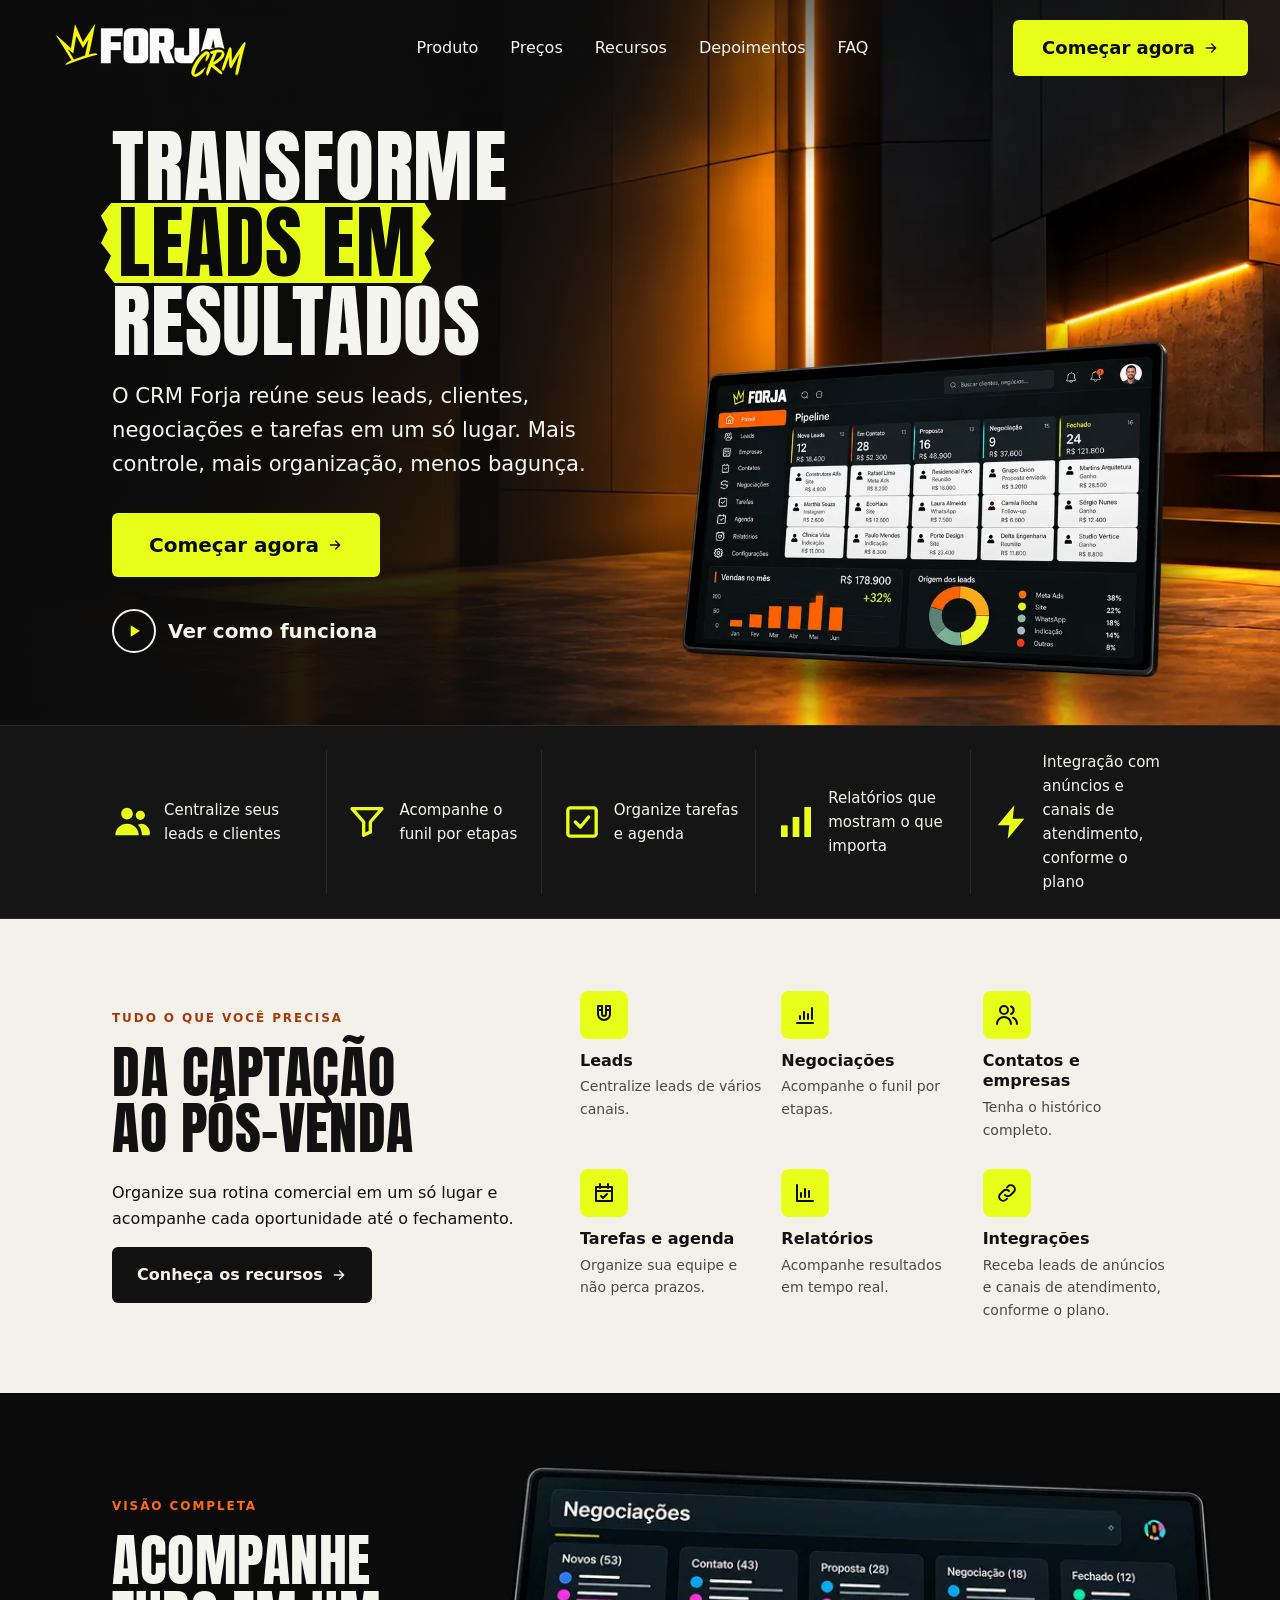
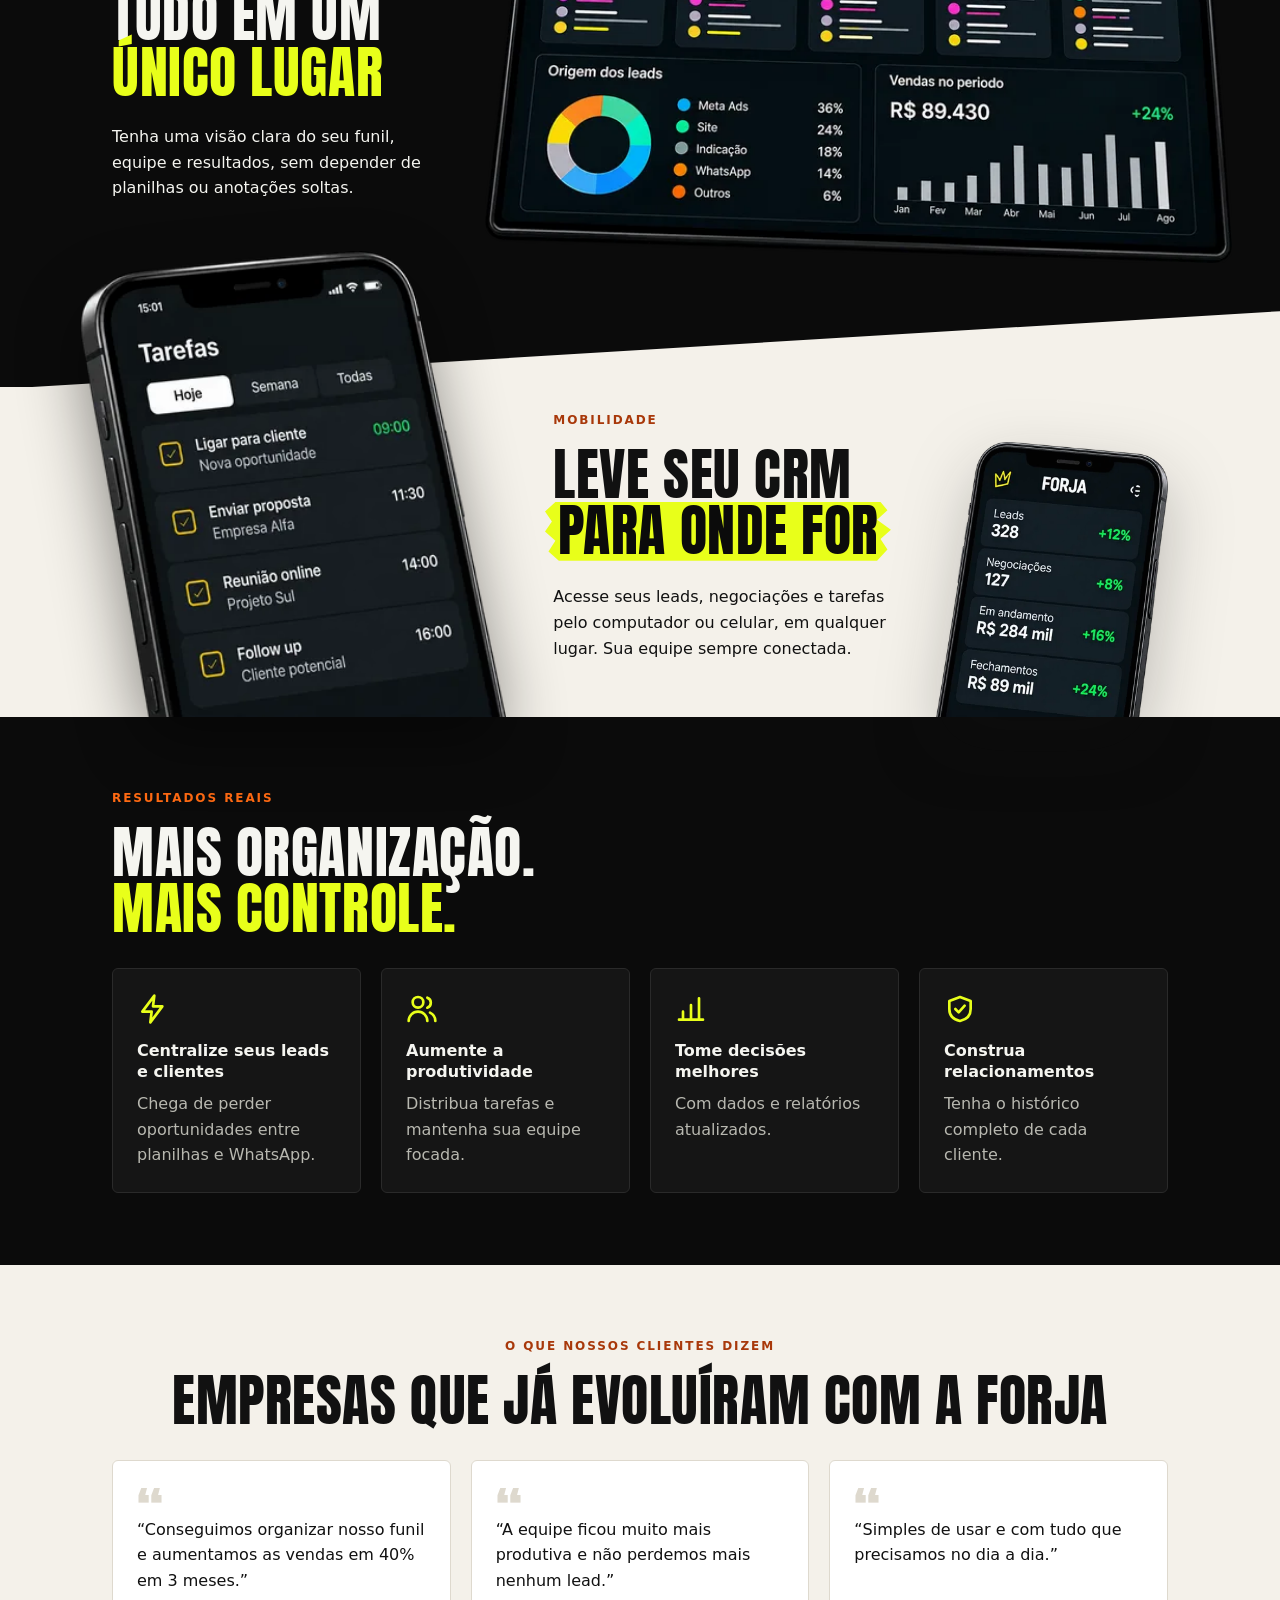
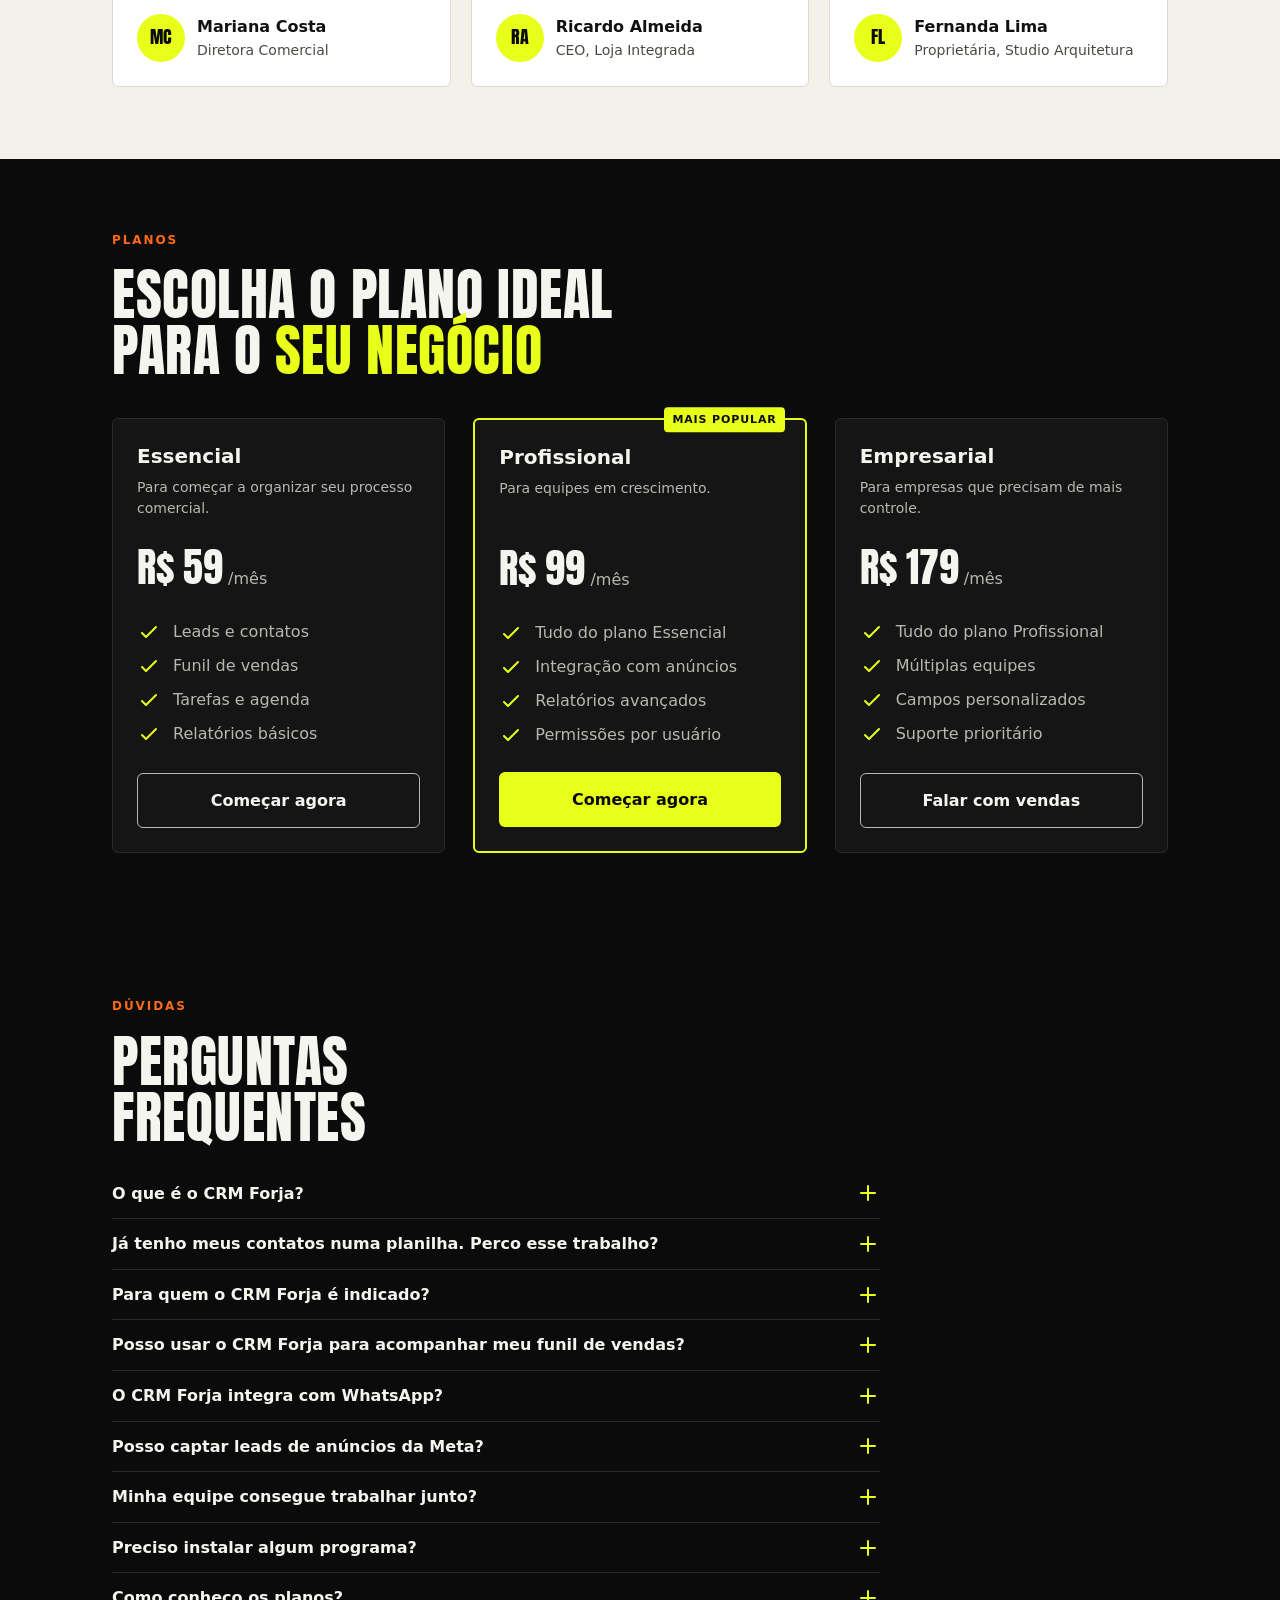
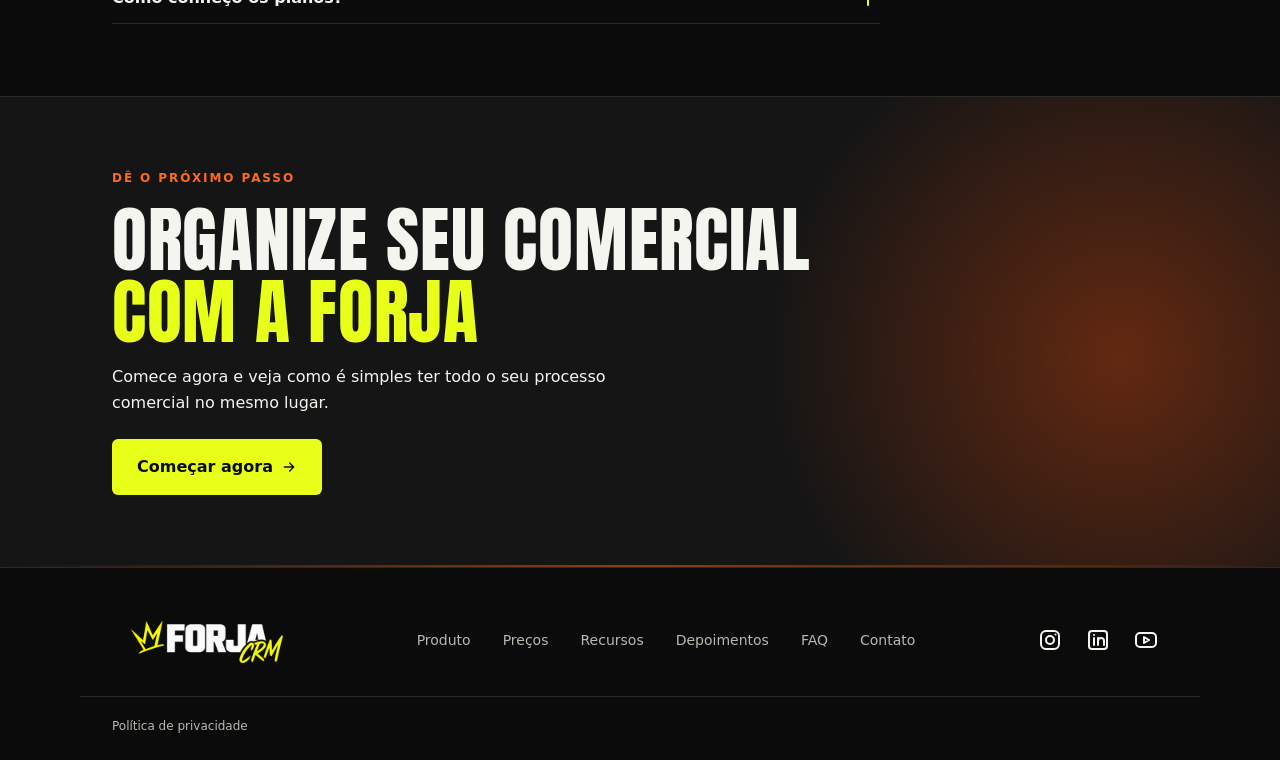
<file: index.html>
<!DOCTYPE html>
<html lang="pt-BR" data-bs-theme="dark">
<head>
<meta charset="utf-8">
<meta name="viewport" content="width=device-width, initial-scale=1">
<title>CRM para pequenas e médias equipes comerciais | CRM Forja</title>
<meta name="description" content="CRM para pequenas e médias equipes comerciais organizarem leads, negociações, tarefas e atendimentos em um só lugar.">
<meta name="theme-color" content="#0b0b0b">
<link rel="icon" href="favicon-32.png" type="image/png" sizes="32x32">
<link rel="apple-touch-icon" href="apple-touch-icon.png">
<link rel="preload" href="fonts/anton.woff2" as="font" type="font/woff2" crossorigin>
<link rel="stylesheet" href="css/bootstrap.min.css">
<link rel="stylesheet" href="css/tokens.css">
<link rel="stylesheet" href="css/base.css">
<link rel="stylesheet" href="css/layout.css">
<link rel="stylesheet" href="css/components/button.css">
<link rel="stylesheet" href="css/components/icon.css">
<link rel="stylesheet" href="css/components/brand.css">
<link rel="stylesheet" href="css/components/nav.css">
<link rel="stylesheet" href="css/components/footer.css">
<link rel="stylesheet" href="css/components/label.css">
<link rel="stylesheet" href="css/components/highlight.css">
<link rel="stylesheet" href="css/components/card.css">
<link rel="stylesheet" href="css/components/check-list.css">
<link rel="stylesheet" href="css/components/surface.css">
<link rel="stylesheet" href="css/components/reveal.css">
<link rel="stylesheet" href="css/sections/hero.css">
<link rel="stylesheet" href="css/sections/features.css">
<link rel="stylesheet" href="css/sections/overview.css">
<link rel="stylesheet" href="css/sections/mobility.css">
<link rel="stylesheet" href="css/sections/results.css">
<link rel="stylesheet" href="css/sections/testimonials.css">
<link rel="stylesheet" href="css/sections/pricing.css">
<link rel="stylesheet" href="css/sections/faq.css">
<link rel="stylesheet" href="css/sections/cta.css">
</head>
<body>
<header class="nav">
<div class="container container-wide nav-inner">
<a class="brand" href="./" aria-label="CRM Forja, início"><img class="brand-logo" src="img/logo-240.webp" srcset="img/logo-240.webp 1x, img/logo-480.webp 2x" width="240" height="80" alt="Forja CRM"></a>
<nav class="nav-menu" aria-label="Principal">
<ul class="nav-links">
<li><a href="./#overview">Produto</a></li>
<li><a href="./#pricing">Preços</a></li>
<li><a href="./#features">Recursos</a></li>
<li><a href="./#testimonials">Depoimentos</a></li>
<li><a href="./#faq">FAQ</a></li>
</ul>
</nav>
<a class="button button-primary nav-action" href="#" data-provisional="link do WhatsApp"><span class="button-label">Começar agora<svg class="icon icon-arrow" width="24" height="24" viewBox="0 0 24 24" fill="none" stroke="currentColor" stroke-width="1.5" stroke-linecap="round" stroke-linejoin="round" aria-hidden="true"><path d="M5 12h14M13 6l6 6-6 6"/></svg></span></a>
</div>
</header>
<main>
<section class="hero" id="hero">
<div class="hero-stage">
<div class="container hero-inner">
<div>
<h1 class="hero-title">Transforme <span class="mark">leads em</span> resultados</h1>
<p class="hero-lead">O CRM Forja reúne seus leads, clientes, negociações e tarefas em um só lugar. Mais controle, mais organização, menos bagunça.</p>
<div class="actions">
<a class="button button-primary" href="#" data-provisional="link do WhatsApp"><span class="button-label">Começar agora<svg class="icon icon-arrow" width="24" height="24" viewBox="0 0 24 24" fill="none" stroke="currentColor" stroke-width="1.5" stroke-linecap="round" stroke-linejoin="round" aria-hidden="true"><path d="M5 12h14M13 6l6 6-6 6"/></svg></span></a>
<a class="button-ghost" href="#" data-provisional="vídeo"><span class="icon-ring"><svg class="icon" width="24" height="24" viewBox="0 0 24 24" fill="currentColor" aria-hidden="true"><path d="M8 5v14l11-7z"/></svg></span><span class="button-ghost-text">Ver como funciona</span></a>
</div>
</div>
</div>
<figure class="hero-media">
<img class="hero-device" src="img/hero-tablet-mobile.webp" srcset="img/hero-tablet-mobile.webp 720w, img/hero-tablet.webp 1200w" sizes="(min-width: 56.25rem) 44vw, (min-width: 40rem) 40rem, 100vw" width="1200" height="828" alt="Tablet aberto no painel do CRM Forja, com o funil de vendas por etapas" fetchpriority="high">
</figure>
</div>
<ul class="hero-strip" aria-label="Benefícios do CRM Forja">
<li><svg class="icon" width="24" height="24" viewBox="0 0 24 24" fill="currentColor" aria-hidden="true"><circle cx="9" cy="7" r="3.5"/><path d="M2 20a7 7 0 0 1 14 0z"/><circle cx="17" cy="8" r="2.75"/><path d="M17.5 13a5.5 5.5 0 0 1 5 7h-4.6a8.6 8.6 0 0 0-2.4-6.3 5 5 0 0 1 2-.7z"/></svg><span>Centralize seus leads e clientes</span></li>
<li><svg class="icon" width="24" height="24" viewBox="0 0 24 24" fill="none" stroke="currentColor" stroke-width="2.25" stroke-linecap="round" stroke-linejoin="round" aria-hidden="true"><path d="M3 4h18l-7 8v6l-4 2v-8z"/></svg><span>Acompanhe o funil por etapas</span></li>
<li><svg class="icon" width="24" height="24" viewBox="0 0 24 24" fill="none" stroke="currentColor" stroke-width="2.25" stroke-linecap="round" stroke-linejoin="round" aria-hidden="true"><rect x="3.5" y="3.5" width="17" height="17" rx="1.5"/><path d="M8 12l3 3 5-6"/></svg><span>Organize tarefas e agenda</span></li>
<li><svg class="icon" width="24" height="24" viewBox="0 0 24 24" fill="currentColor" aria-hidden="true"><rect x="3" y="14" width="4" height="7"/><rect x="10" y="9" width="4" height="12"/><rect x="17" y="3" width="4" height="18"/></svg><span>Relatórios que mostram o que importa</span></li>
<li><svg class="icon" width="24" height="24" viewBox="0 0 24 24" fill="currentColor" aria-hidden="true"><path d="M14 2L4 14h7l-1 8 10-12h-7z"/></svg><span>Integração com anúncios e canais de atendimento, conforme o plano</span></li>
</ul>
</section>
<section class="features surface-light section-block" id="features">
<div class="container features-inner">
<div class="features-text">
<p class="label label-plain">Tudo o que você precisa</p>
<h2 class="section-title">Da captação ao pós-venda</h2>
<p>Organize sua rotina comercial em um só lugar e acompanhe cada oportunidade até o fechamento.</p>
<a class="button button-dark" href="#overview"><span class="button-label">Conheça os recursos<svg class="icon icon-arrow" width="24" height="24" viewBox="0 0 24 24" fill="none" stroke="currentColor" stroke-width="1.5" stroke-linecap="round" stroke-linejoin="round" aria-hidden="true"><path d="M5 12h14M13 6l6 6-6 6"/></svg></span></a>
</div>
<ul class="features-list">
<li class="feature-item"><span class="feature-icon"><svg class="icon" width="24" height="24" viewBox="0 0 24 24" fill="none" stroke="currentColor" stroke-width="1.5" stroke-linecap="round" stroke-linejoin="round" aria-hidden="true"><path d="M6 3v8a6 6 0 0 0 12 0V3h-4v8a2 2 0 0 1-4 0V3zM6 7h4M14 7h4"/></svg></span><h3 class="feature-title">Leads</h3><p>Centralize leads de vários canais.</p></li>
<li class="feature-item"><span class="feature-icon"><svg class="icon" width="24" height="24" viewBox="0 0 24 24" fill="none" stroke="currentColor" stroke-width="1.5" stroke-linecap="round" stroke-linejoin="round" aria-hidden="true"><path d="M4 20h16M7 16v-3M11 16V9M15 16v-5M19 16V5"/></svg></span><h3 class="feature-title">Negociações</h3><p>Acompanhe o funil por etapas.</p></li>
<li class="feature-item"><span class="feature-icon"><svg class="icon" width="24" height="24" viewBox="0 0 24 24" fill="none" stroke="currentColor" stroke-width="1.5" stroke-linecap="round" stroke-linejoin="round" aria-hidden="true"><path d="M9 11a4 4 0 1 0 0-8 4 4 0 0 0 0 8zM2 21a7 7 0 0 1 14 0M16 3.5a4 4 0 0 1 0 7.5M22 21a7 7 0 0 0-4-6.3"/></svg></span><h3 class="feature-title">Contatos e empresas</h3><p>Tenha o histórico completo.</p></li>
<li class="feature-item"><span class="feature-icon"><svg class="icon" width="24" height="24" viewBox="0 0 24 24" fill="none" stroke="currentColor" stroke-width="1.5" stroke-linecap="round" stroke-linejoin="round" aria-hidden="true"><path d="M4 6h16v14H4zM4 10h16M8 3v4M16 3v4M9 15l2 2 4-4"/></svg></span><h3 class="feature-title">Tarefas e agenda</h3><p>Organize sua equipe e não perca prazos.</p></li>
<li class="feature-item"><span class="feature-icon"><svg class="icon" width="24" height="24" viewBox="0 0 24 24" fill="none" stroke="currentColor" stroke-width="1.5" stroke-linecap="round" stroke-linejoin="round" aria-hidden="true"><path d="M4 4v16h16M8 16v-4M12 16V8M16 16v-6"/></svg></span><h3 class="feature-title">Relatórios</h3><p>Acompanhe resultados em tempo real.</p></li>
<li class="feature-item"><span class="feature-icon"><svg class="icon" width="24" height="24" viewBox="0 0 24 24" fill="none" stroke="currentColor" stroke-width="1.5" stroke-linecap="round" stroke-linejoin="round" aria-hidden="true"><path d="M10 14a4 4 0 0 0 5.66 0l3-3a4 4 0 0 0-5.66-5.66l-1 1M14 10a4 4 0 0 0-5.66 0l-3 3a4 4 0 0 0 5.66 5.66l1-1"/></svg></span><h3 class="feature-title">Integrações</h3><p>Receba leads de anúncios e canais de atendimento, conforme o plano.</p></li>
</ul>
</div>
</section>
<section class="overview section-block" id="overview">
<div class="container overview-inner">
<div class="overview-text">
<p class="label label-plain">Visão completa</p>
<h2 class="section-title">Acompanhe tudo em um <span class="accent-primary">único lugar</span></h2>
<p>Tenha uma visão clara do seu funil, equipe e resultados, sem depender de planilhas ou anotações soltas.</p>
</div>
<figure class="overview-media">
<img class="overview-tablet" src="img/overview-tablet-720.webp" srcset="img/overview-tablet-720.webp 720w, img/overview-tablet-1200.webp 1200w" sizes="(min-width: 64rem) 40rem, 92vw" width="1200" height="640" alt="Tablet com a tela de negociações do CRM Forja, com o funil por etapas, a origem dos leads e as vendas no período" loading="lazy" decoding="async">
</figure>
</div>
</section>
<section class="mobility surface-light section-block" id="mobility">
<div class="container mobility-inner">
<figure class="mobility-tasks-media">
<img class="mobility-tasks" src="img/overview-phone-360.webp" srcset="img/overview-phone-360.webp 360w, img/overview-phone-600.webp 600w" sizes="(min-width: 64rem) 22rem, 70vw" width="600" height="657" alt="Celular com a lista de tarefas do dia no CRM Forja" loading="lazy" decoding="async">
</figure>
<div class="mobility-text">
<p class="label label-plain">Mobilidade</p>
<h2 class="section-title">Leve seu CRM <span class="mark">para onde for</span></h2>
<p>Acesse seus leads, negociações e tarefas pelo computador ou celular, em qualquer lugar. Sua equipe sempre conectada.</p>
</div>
<figure class="mobility-media">
<img class="mobility-phone" src="img/mobility-phone-360.webp" srcset="img/mobility-phone-360.webp 360w, img/mobility-phone-600.webp 600w" sizes="(min-width: 48rem) 18rem, 16rem" width="600" height="712" alt="Celular com o painel do CRM Forja: leads, negociações, em andamento e fechamentos" loading="lazy" decoding="async">
</figure>
</div>
</section>
<section class="results section-block" id="results">
<div class="container">
<p class="label label-plain">Resultados reais</p>
<h2 class="section-title">Mais organização.<br> <span class="accent-primary">Mais controle.</span></h2>
<ul class="grid results-list">
<li class="card results-item"><svg class="icon" width="24" height="24" viewBox="0 0 24 24" fill="none" stroke="currentColor" stroke-width="1.5" stroke-linecap="round" stroke-linejoin="round" aria-hidden="true"><path d="M13 2L4 14h7l-1 8 9-12h-7z"/></svg><h3 class="results-title">Centralize seus leads e clientes</h3><p>Chega de perder oportunidades entre planilhas e WhatsApp.</p></li>
<li class="card results-item"><svg class="icon" width="24" height="24" viewBox="0 0 24 24" fill="none" stroke="currentColor" stroke-width="1.5" stroke-linecap="round" stroke-linejoin="round" aria-hidden="true"><path d="M9 11a4 4 0 1 0 0-8 4 4 0 0 0 0 8zM2 21a7 7 0 0 1 14 0M16 3.5a4 4 0 0 1 0 7.5M22 21a7 7 0 0 0-4-6.3"/></svg><h3 class="results-title">Aumente a produtividade</h3><p>Distribua tarefas e mantenha sua equipe focada.</p></li>
<li class="card results-item"><svg class="icon" width="24" height="24" viewBox="0 0 24 24" fill="none" stroke="currentColor" stroke-width="1.5" stroke-linecap="round" stroke-linejoin="round" aria-hidden="true"><path d="M6 20v-6M12 20V9M18 20V4M3 20h18"/></svg><h3 class="results-title">Tome decisões melhores</h3><p>Com dados e relatórios atualizados.</p></li>
<li class="card results-item"><svg class="icon" width="24" height="24" viewBox="0 0 24 24" fill="none" stroke="currentColor" stroke-width="1.5" stroke-linecap="round" stroke-linejoin="round" aria-hidden="true"><path d="M12 3l8 3v6c0 5-3.5 8-8 9-4.5-1-8-4-8-9V6zM8.5 12l2.5 2.5 4.5-5"/></svg><h3 class="results-title">Construa relacionamentos</h3><p>Tenha o histórico completo de cada cliente.</p></li>
</ul>
</div>
</section>
<section class="testimonials surface-light section-block" id="testimonials">
<div class="container">
<p class="label label-plain label-center">O que nossos clientes dizem</p>
<h2 class="section-title">Empresas que já evoluíram com a Forja</h2>
<div class="grid testimonials-list">
<figure class="card testimonial">
<blockquote class="testimonial-quote"><p>“Conseguimos organizar nosso funil e aumentamos as vendas em 40% em 3 meses.”</p></blockquote>
<figcaption class="testimonial-author"><span class="testimonial-initials" aria-hidden="true">MC</span><span><strong>Mariana Costa</strong><span class="testimonial-role">Diretora Comercial</span></span></figcaption>
</figure>
<figure class="card testimonial">
<blockquote class="testimonial-quote"><p>“A equipe ficou muito mais produtiva e não perdemos mais nenhum lead.”</p></blockquote>
<figcaption class="testimonial-author"><span class="testimonial-initials" aria-hidden="true">RA</span><span><strong>Ricardo Almeida</strong><span class="testimonial-role">CEO, Loja Integrada</span></span></figcaption>
</figure>
<figure class="card testimonial">
<blockquote class="testimonial-quote"><p>“Simples de usar e com tudo que precisamos no dia a dia.”</p></blockquote>
<figcaption class="testimonial-author"><span class="testimonial-initials" aria-hidden="true">FL</span><span><strong>Fernanda Lima</strong><span class="testimonial-role">Proprietária, Studio Arquitetura</span></span></figcaption>
</figure>
</div>
</div>
</section>
<section class="pricing section-block" id="pricing">
<div class="container">
<p class="label label-plain">Planos</p>
<h2 class="section-title">Escolha o plano ideal para o <span class="accent-primary">seu negócio</span></h2>
<div class="grid pricing-list">
<article class="card plan">
<h3 class="plan-name">Essencial</h3>
<p class="plan-for">Para começar a organizar seu processo comercial.</p>
<p class="plan-price"><span class="plan-amount">R$ 59</span> <span class="plan-period">/mês</span></p>
<ul class="check-list plan-features"><li><svg class="icon" width="24" height="24" viewBox="0 0 24 24" fill="none" stroke="currentColor" stroke-width="1.5" stroke-linecap="round" stroke-linejoin="round" aria-hidden="true"><path d="M5 12l4 4 10-10"/></svg>Leads e contatos</li><li><svg class="icon" width="24" height="24" viewBox="0 0 24 24" fill="none" stroke="currentColor" stroke-width="1.5" stroke-linecap="round" stroke-linejoin="round" aria-hidden="true"><path d="M5 12l4 4 10-10"/></svg>Funil de vendas</li><li><svg class="icon" width="24" height="24" viewBox="0 0 24 24" fill="none" stroke="currentColor" stroke-width="1.5" stroke-linecap="round" stroke-linejoin="round" aria-hidden="true"><path d="M5 12l4 4 10-10"/></svg>Tarefas e agenda</li><li><svg class="icon" width="24" height="24" viewBox="0 0 24 24" fill="none" stroke="currentColor" stroke-width="1.5" stroke-linecap="round" stroke-linejoin="round" aria-hidden="true"><path d="M5 12l4 4 10-10"/></svg>Relatórios básicos</li></ul>
<a class="button button-secondary plan-action" href="#" data-provisional="link do WhatsApp"><span class="button-label">Começar agora</span></a>
</article>
<article class="card plan plan-featured">
<p class="plan-flag">Mais popular</p>
<h3 class="plan-name">Profissional</h3>
<p class="plan-for">Para equipes em crescimento.</p>
<p class="plan-price"><span class="plan-amount">R$ 99</span> <span class="plan-period">/mês</span></p>
<ul class="check-list plan-features"><li><svg class="icon" width="24" height="24" viewBox="0 0 24 24" fill="none" stroke="currentColor" stroke-width="1.5" stroke-linecap="round" stroke-linejoin="round" aria-hidden="true"><path d="M5 12l4 4 10-10"/></svg>Tudo do plano Essencial</li><li><svg class="icon" width="24" height="24" viewBox="0 0 24 24" fill="none" stroke="currentColor" stroke-width="1.5" stroke-linecap="round" stroke-linejoin="round" aria-hidden="true"><path d="M5 12l4 4 10-10"/></svg>Integração com anúncios</li><li><svg class="icon" width="24" height="24" viewBox="0 0 24 24" fill="none" stroke="currentColor" stroke-width="1.5" stroke-linecap="round" stroke-linejoin="round" aria-hidden="true"><path d="M5 12l4 4 10-10"/></svg>Relatórios avançados</li><li><svg class="icon" width="24" height="24" viewBox="0 0 24 24" fill="none" stroke="currentColor" stroke-width="1.5" stroke-linecap="round" stroke-linejoin="round" aria-hidden="true"><path d="M5 12l4 4 10-10"/></svg>Permissões por usuário</li></ul>
<a class="button button-primary plan-action" href="#" data-provisional="link do WhatsApp"><span class="button-label">Começar agora</span></a>
</article>
<article class="card plan">
<h3 class="plan-name">Empresarial</h3>
<p class="plan-for">Para empresas que precisam de mais controle.</p>
<p class="plan-price"><span class="plan-amount">R$ 179</span> <span class="plan-period">/mês</span></p>
<ul class="check-list plan-features"><li><svg class="icon" width="24" height="24" viewBox="0 0 24 24" fill="none" stroke="currentColor" stroke-width="1.5" stroke-linecap="round" stroke-linejoin="round" aria-hidden="true"><path d="M5 12l4 4 10-10"/></svg>Tudo do plano Profissional</li><li><svg class="icon" width="24" height="24" viewBox="0 0 24 24" fill="none" stroke="currentColor" stroke-width="1.5" stroke-linecap="round" stroke-linejoin="round" aria-hidden="true"><path d="M5 12l4 4 10-10"/></svg>Múltiplas equipes</li><li><svg class="icon" width="24" height="24" viewBox="0 0 24 24" fill="none" stroke="currentColor" stroke-width="1.5" stroke-linecap="round" stroke-linejoin="round" aria-hidden="true"><path d="M5 12l4 4 10-10"/></svg>Campos personalizados</li><li><svg class="icon" width="24" height="24" viewBox="0 0 24 24" fill="none" stroke="currentColor" stroke-width="1.5" stroke-linecap="round" stroke-linejoin="round" aria-hidden="true"><path d="M5 12l4 4 10-10"/></svg>Suporte prioritário</li></ul>
<a class="button button-secondary plan-action" href="#" data-provisional="link do WhatsApp"><span class="button-label">Falar com vendas</span></a>
</article>
</div>
</div>
</section>
<section class="faq section-block" id="faq">
<div class="container">
<p class="label label-plain">Dúvidas</p>
<h2 class="section-title">Perguntas frequentes</h2>
<div class="faq-list">
<details class="faq-item"><summary class="faq-question">O que é o CRM Forja?<svg class="icon" width="24" height="24" viewBox="0 0 24 24" fill="none" stroke="currentColor" stroke-width="1.5" stroke-linecap="round" stroke-linejoin="round" aria-hidden="true"><path d="M12 5v14M5 12h14"/></svg></summary><p class="faq-answer">É uma plataforma para organizar leads, contatos, negociações, tarefas e o relacionamento comercial da sua empresa.</p></details>
<details class="faq-item"><summary class="faq-question">Já tenho meus contatos numa planilha. Perco esse trabalho?<svg class="icon" width="24" height="24" viewBox="0 0 24 24" fill="none" stroke="currentColor" stroke-width="1.5" stroke-linecap="round" stroke-linejoin="round" aria-hidden="true"><path d="M12 5v14M5 12h14"/></svg></summary><p class="faq-answer">Não. O CRM Forja importa e organiza os seus contatos.</p></details>
<details class="faq-item"><summary class="faq-question">Para quem o CRM Forja é indicado?<svg class="icon" width="24" height="24" viewBox="0 0 24 24" fill="none" stroke="currentColor" stroke-width="1.5" stroke-linecap="round" stroke-linejoin="round" aria-hidden="true"><path d="M12 5v14M5 12h14"/></svg></summary><p class="faq-answer">Para pequenas e médias equipes comerciais que precisam substituir planilhas e informações espalhadas por uma operação mais organizada.</p></details>
<details class="faq-item"><summary class="faq-question">Posso usar o CRM Forja para acompanhar meu funil de vendas?<svg class="icon" width="24" height="24" viewBox="0 0 24 24" fill="none" stroke="currentColor" stroke-width="1.5" stroke-linecap="round" stroke-linejoin="round" aria-hidden="true"><path d="M12 5v14M5 12h14"/></svg></summary><p class="faq-answer">Sim. O sistema permite acompanhar negociações por etapas, responsáveis, tarefas e próximos passos.</p></details>
<details class="faq-item"><summary class="faq-question">O CRM Forja integra com WhatsApp?<svg class="icon" width="24" height="24" viewBox="0 0 24 24" fill="none" stroke="currentColor" stroke-width="1.5" stroke-linecap="round" stroke-linejoin="round" aria-hidden="true"><path d="M12 5v14M5 12h14"/></svg></summary><p class="faq-answer">Depende do plano e da configuração. Pergunte à A Forja <a href="#" data-provisional="link do WhatsApp">no WhatsApp</a> se a integração está incluída no seu.</p></details>
<details class="faq-item"><summary class="faq-question">Posso captar leads de anúncios da Meta?<svg class="icon" width="24" height="24" viewBox="0 0 24 24" fill="none" stroke="currentColor" stroke-width="1.5" stroke-linecap="round" stroke-linejoin="round" aria-hidden="true"><path d="M12 5v14M5 12h14"/></svg></summary><p class="faq-answer">Depende do plano e da configuração. Pergunte à A Forja <a href="#" data-provisional="link do WhatsApp">no WhatsApp</a> se a captação por Meta está incluída no seu.</p></details>
<details class="faq-item"><summary class="faq-question">Minha equipe consegue trabalhar junto?<svg class="icon" width="24" height="24" viewBox="0 0 24 24" fill="none" stroke="currentColor" stroke-width="1.5" stroke-linecap="round" stroke-linejoin="round" aria-hidden="true"><path d="M12 5v14M5 12h14"/></svg></summary><p class="faq-answer">Sim. Usuários, permissões, tarefas e registros podem ser organizados para dar visibilidade à operação.</p></details>
<details class="faq-item"><summary class="faq-question">Preciso instalar algum programa?<svg class="icon" width="24" height="24" viewBox="0 0 24 24" fill="none" stroke="currentColor" stroke-width="1.5" stroke-linecap="round" stroke-linejoin="round" aria-hidden="true"><path d="M12 5v14M5 12h14"/></svg></summary><p class="faq-answer">Não. O CRM Forja é acessado pela internet.</p></details>
<details class="faq-item"><summary class="faq-question">Como conheço os planos?<svg class="icon" width="24" height="24" viewBox="0 0 24 24" fill="none" stroke="currentColor" stroke-width="1.5" stroke-linecap="round" stroke-linejoin="round" aria-hidden="true"><path d="M12 5v14M5 12h14"/></svg></summary><p class="faq-answer">Chame a A Forja <a href="#" data-provisional="link do WhatsApp">no WhatsApp</a>. Ela apresenta os planos e indica o que serve para a sua operação.</p></details>
</div>
</div>
</section>
<section class="cta section-block" id="cta">
<div class="container">
<p class="label label-plain">Dê o próximo passo</p>
<h2 class="cta-title">Organize seu comercial <span class="accent-primary">com a Forja</span></h2>
<p class="cta-text">Comece agora e veja como é simples ter todo o seu processo comercial no mesmo lugar.</p>
<a class="button button-primary" href="#" data-provisional="link do WhatsApp"><span class="button-label">Começar agora<svg class="icon icon-arrow" width="24" height="24" viewBox="0 0 24 24" fill="none" stroke="currentColor" stroke-width="1.5" stroke-linecap="round" stroke-linejoin="round" aria-hidden="true"><path d="M5 12h14M13 6l6 6-6 6"/></svg></span></a>
</div>
</section>
</main>
<footer class="footer">
<div class="container footer-inner">
<a class="brand brand-large" href="./" aria-label="CRM Forja, início"><img class="brand-logo" loading="lazy" src="img/logo-240.webp" srcset="img/logo-240.webp 1x, img/logo-480.webp 2x" width="240" height="80" alt="Forja CRM"></a>
<nav class="footer-nav" aria-label="Rodapé"><ul class="footer-links">
<li><a href="./#overview">Produto</a></li><li><a href="./#pricing">Preços</a></li>
<li><a href="./#features">Recursos</a></li><li><a href="./#testimonials">Depoimentos</a></li>
<li><a href="./#faq">FAQ</a></li><li><a href="contato/">Contato</a></li>
</ul></nav>
<ul class="footer-social">
<li><a href="#" aria-label="Instagram" data-provisional="link do Instagram"><svg class="icon" width="24" height="24" viewBox="0 0 24 24" fill="none" stroke="currentColor" stroke-width="1.5" stroke-linecap="round" stroke-linejoin="round" aria-hidden="true"><rect x="3" y="3" width="18" height="18" rx="5"/><circle cx="12" cy="12" r="4"/><path d="M17.5 6.5h.01"/></svg></a></li>
<li><a href="#" aria-label="LinkedIn" data-provisional="link do LinkedIn"><svg class="icon" width="24" height="24" viewBox="0 0 24 24" fill="none" stroke="currentColor" stroke-width="1.5" stroke-linecap="round" stroke-linejoin="round" aria-hidden="true"><rect x="3" y="3" width="18" height="18" rx="3"/><path d="M8 10v7M8 7v.01M12 17v-7M12 13a3 3 0 0 1 6 0v4"/></svg></a></li>
<li><a href="#" aria-label="YouTube" data-provisional="link do YouTube"><svg class="icon" width="24" height="24" viewBox="0 0 24 24" fill="none" stroke="currentColor" stroke-width="1.5" stroke-linecap="round" stroke-linejoin="round" aria-hidden="true"><rect x="2" y="5" width="20" height="14" rx="4"/><path d="M10 9l5 3-5 3z"/></svg></a></li>
</ul>
</div>
<div class="container footer-bottom">
<a href="privacidade/">Política de privacidade</a>
<p class="footer-legal" hidden data-provisional="razão social, CNPJ e endereço"></p>
</div>
</footer>
<script type="module" src="js/reveal.js"></script>
<script type="module" src="js/nav.js"></script>
</body>
</html>
</file>
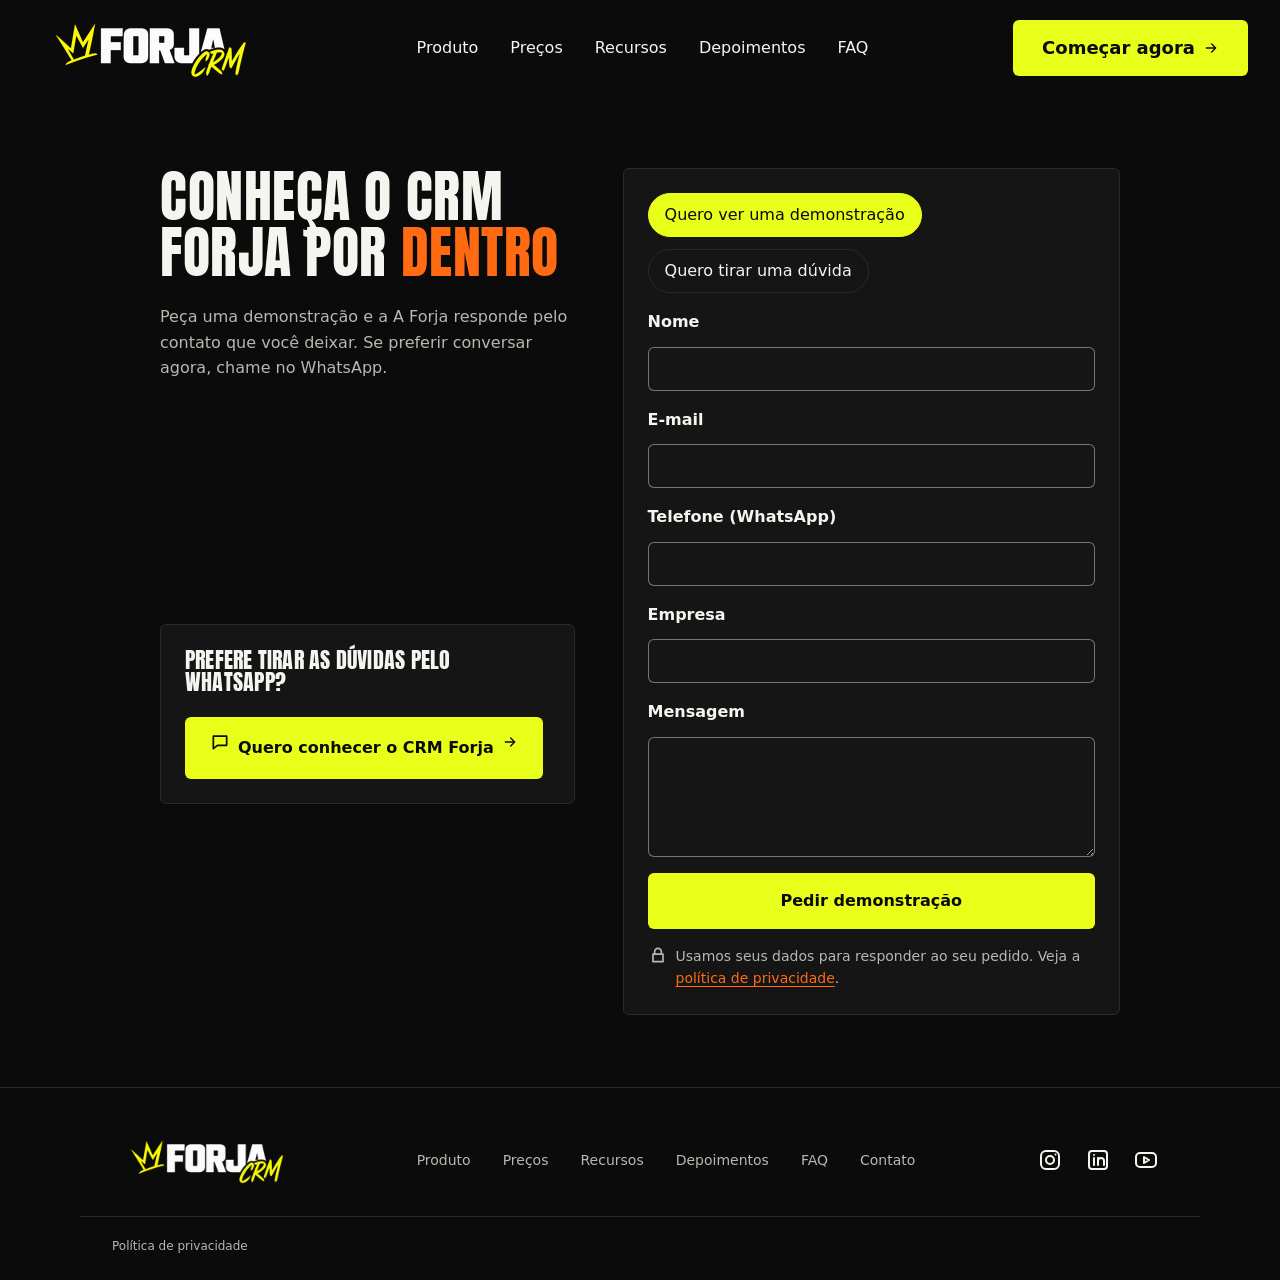
<file: contato/index.html>
<!DOCTYPE html>
<html lang="pt-BR" data-bs-theme="dark">
<head>
<meta charset="utf-8">
<meta name="viewport" content="width=device-width, initial-scale=1">
<title>Agendar uma demonstração | CRM Forja</title>
<meta name="description" content="Peça uma demonstração do CRM Forja ou fale com a A Forja pelo formulário ou pelo WhatsApp.">
<meta name="theme-color" content="#0b0b0b">
<link rel="icon" href="../favicon-32.png" type="image/png" sizes="32x32">
<link rel="apple-touch-icon" href="../apple-touch-icon.png">
<link rel="preload" href="../fonts/anton.woff2" as="font" type="font/woff2" crossorigin>
<link rel="stylesheet" href="../css/bootstrap.min.css">
<link rel="stylesheet" href="../css/tokens.css">
<link rel="stylesheet" href="../css/base.css">
<link rel="stylesheet" href="../css/layout.css">
<link rel="stylesheet" href="../css/components/button.css">
<link rel="stylesheet" href="../css/components/icon.css">
<link rel="stylesheet" href="../css/components/brand.css">
<link rel="stylesheet" href="../css/components/nav.css">
<link rel="stylesheet" href="../css/components/footer.css">
<link rel="stylesheet" href="../css/components/highlight.css">
<link rel="stylesheet" href="../css/components/card.css">
<link rel="stylesheet" href="../css/components/form.css">
<link rel="stylesheet" href="../css/sections/contact.css">
</head>
<body>
<header class="nav">
<div class="container container-wide nav-inner">
<a class="brand" href="../" aria-label="CRM Forja, início"><img class="brand-logo" src="../img/logo-240.webp" srcset="../img/logo-240.webp 1x, ../img/logo-480.webp 2x" width="240" height="80" alt="Forja CRM"></a>
<nav class="nav-menu" aria-label="Principal">
<ul class="nav-links">
<li><a href="../#overview">Produto</a></li>
<li><a href="../#pricing">Preços</a></li>
<li><a href="../#features">Recursos</a></li>
<li><a href="../#testimonials">Depoimentos</a></li>
<li><a href="../#faq">FAQ</a></li>
</ul>
</nav>
<a class="button button-primary nav-action" href="#" data-provisional="link do WhatsApp"><span class="button-label">Começar agora<svg class="icon icon-arrow" width="24" height="24" viewBox="0 0 24 24" fill="none" stroke="currentColor" stroke-width="1.5" stroke-linecap="round" stroke-linejoin="round" aria-hidden="true"><path d="M5 12h14M13 6l6 6-6 6"/></svg></span></a>
</div>
</header>
<main>
<section class="contact section-block" id="contact">
<div class="container contact-inner">
<div class="contact-intro">
<h1 class="section-title">Conheça o CRM Forja por <span class="accent">dentro</span></h1>
<p class="contact-lead">Peça uma demonstração e a A Forja responde pelo contato que você deixar. Se preferir conversar agora, chame no WhatsApp.</p>
</div>
<div class="card contact-whatsapp">
<h2 class="card-title">Prefere tirar as dúvidas pelo WhatsApp?</h2>
<a class="button button-primary" href="#" data-provisional="link do WhatsApp"><span class="button-label"><svg class="icon" width="24" height="24" viewBox="0 0 24 24" fill="none" stroke="currentColor" stroke-width="1.5" stroke-linecap="round" stroke-linejoin="round" aria-hidden="true"><path d="M4 5h16v11H9l-5 4z"/></svg>Quero conhecer o CRM Forja<svg class="icon icon-arrow" width="24" height="24" viewBox="0 0 24 24" fill="none" stroke="currentColor" stroke-width="1.5" stroke-linecap="round" stroke-linejoin="round" aria-hidden="true"><path d="M5 12h14M13 6l6 6-6 6"/></svg></span></a>
</div>
<form class="form contact-form" action="#" method="post">
<p hidden data-provisional="e-mail e serviço de envio do formulário"></p>
<fieldset class="form-choice"><legend class="visually-hidden">Quero</legend>
<label class="form-choice-option"><input class="form-choice-input" type="radio" name="reason" value="demo" checked><span class="form-choice-text">Quero ver uma demonstração</span></label>
<label class="form-choice-option"><input class="form-choice-input" type="radio" name="reason" value="contact"><span class="form-choice-text">Quero tirar uma dúvida</span></label>
</fieldset>
<div class="form-field"><label class="form-label" for="name">Nome</label><input class="form-input" id="name" name="name" type="text" autocomplete="name" required></div>
<div class="form-field"><label class="form-label" for="email">E-mail</label><input class="form-input" id="email" name="email" type="email" autocomplete="email" required></div>
<div class="form-field"><label class="form-label" for="phone">Telefone (WhatsApp)</label><input class="form-input" id="phone" name="phone" type="tel" autocomplete="tel" required></div>
<div class="form-field"><label class="form-label" for="company">Empresa</label><input class="form-input" id="company" name="company" type="text" autocomplete="organization"></div>
<div class="form-field"><label class="form-label" for="message">Mensagem</label><textarea class="form-input" id="message" name="message" rows="4"></textarea></div>
<button class="button button-primary" type="submit">Pedir demonstração</button>
<p class="contact-privacy" data-provisional="texto do jurídico"><svg class="icon" width="24" height="24" viewBox="0 0 24 24" fill="none" stroke="currentColor" stroke-width="1.5" stroke-linecap="round" stroke-linejoin="round" aria-hidden="true"><path d="M6 11h12v9H6zM8 11V8a4 4 0 0 1 8 0v3"/></svg><span> Usamos seus dados para responder ao seu pedido. Veja a <a href="../privacidade/">política de privacidade</a>.</span></p>
</form>
</div>
</section>
</main>
<footer class="footer">
<div class="container footer-inner">
<a class="brand brand-large" href="../" aria-label="CRM Forja, início"><img class="brand-logo" loading="lazy" src="../img/logo-240.webp" srcset="../img/logo-240.webp 1x, ../img/logo-480.webp 2x" width="240" height="80" alt="Forja CRM"></a>
<nav class="footer-nav" aria-label="Rodapé"><ul class="footer-links">
<li><a href="../#overview">Produto</a></li><li><a href="../#pricing">Preços</a></li>
<li><a href="../#features">Recursos</a></li><li><a href="../#testimonials">Depoimentos</a></li>
<li><a href="../#faq">FAQ</a></li><li><a href="../contato/">Contato</a></li>
</ul></nav>
<ul class="footer-social">
<li><a href="#" aria-label="Instagram" data-provisional="link do Instagram"><svg class="icon" width="24" height="24" viewBox="0 0 24 24" fill="none" stroke="currentColor" stroke-width="1.5" stroke-linecap="round" stroke-linejoin="round" aria-hidden="true"><rect x="3" y="3" width="18" height="18" rx="5"/><circle cx="12" cy="12" r="4"/><path d="M17.5 6.5h.01"/></svg></a></li>
<li><a href="#" aria-label="LinkedIn" data-provisional="link do LinkedIn"><svg class="icon" width="24" height="24" viewBox="0 0 24 24" fill="none" stroke="currentColor" stroke-width="1.5" stroke-linecap="round" stroke-linejoin="round" aria-hidden="true"><rect x="3" y="3" width="18" height="18" rx="3"/><path d="M8 10v7M8 7v.01M12 17v-7M12 13a3 3 0 0 1 6 0v4"/></svg></a></li>
<li><a href="#" aria-label="YouTube" data-provisional="link do YouTube"><svg class="icon" width="24" height="24" viewBox="0 0 24 24" fill="none" stroke="currentColor" stroke-width="1.5" stroke-linecap="round" stroke-linejoin="round" aria-hidden="true"><rect x="2" y="5" width="20" height="14" rx="4"/><path d="M10 9l5 3-5 3z"/></svg></a></li>
</ul>
</div>
<div class="container footer-bottom">
<a href="../privacidade/">Política de privacidade</a>
<p class="footer-legal" hidden data-provisional="razão social, CNPJ e endereço"></p>
</div>
</footer>
<script type="module" src="../js/nav.js"></script>
</body>
</html>
</file>
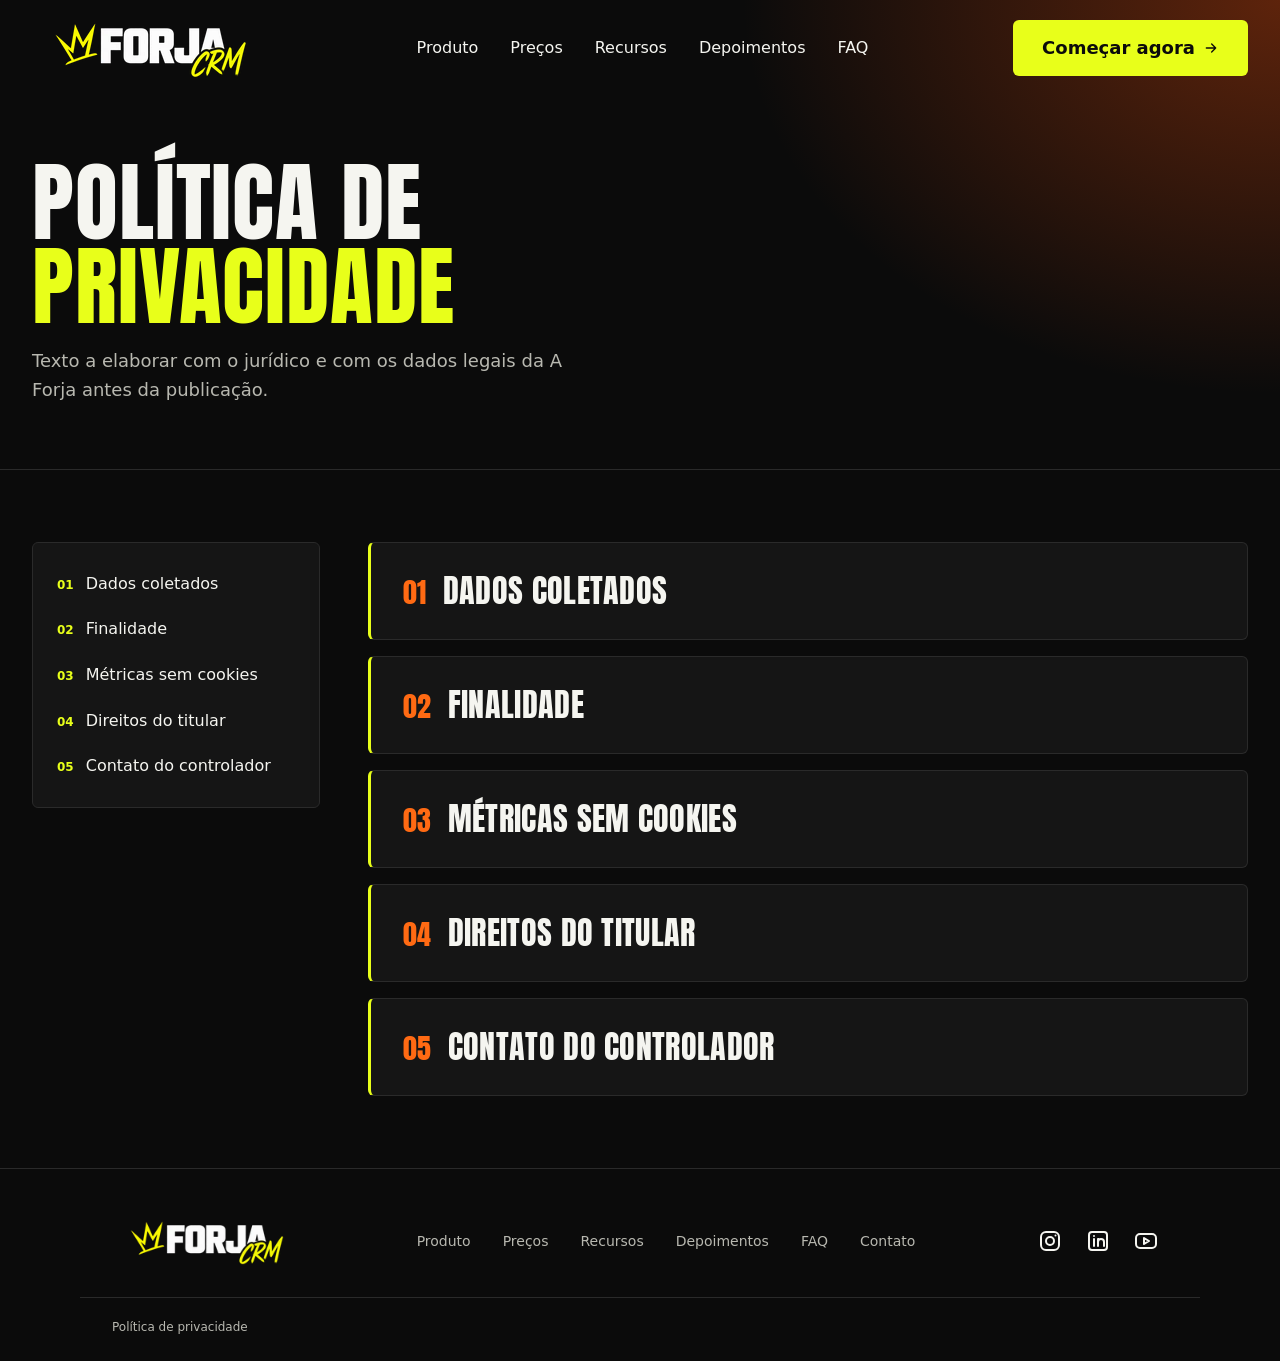
<file: privacidade/index.html>
<!DOCTYPE html>
<html lang="pt-BR" data-bs-theme="dark">
<head>
<meta charset="utf-8">
<meta name="viewport" content="width=device-width, initial-scale=1">
<title>Política de privacidade | CRM Forja</title>
<meta name="description" content="Política de privacidade do site do CRM Forja: dados coletados, finalidade, direitos do titular e contato da A Forja.">
<meta name="theme-color" content="#0b0b0b">
<link rel="icon" href="../favicon-32.png" type="image/png" sizes="32x32">
<link rel="apple-touch-icon" href="../apple-touch-icon.png">
<link rel="preload" href="../fonts/anton.woff2" as="font" type="font/woff2" crossorigin>
<link rel="stylesheet" href="../css/bootstrap.min.css">
<link rel="stylesheet" href="../css/tokens.css">
<link rel="stylesheet" href="../css/base.css">
<link rel="stylesheet" href="../css/layout.css">
<link rel="stylesheet" href="../css/components/button.css">
<link rel="stylesheet" href="../css/components/icon.css">
<link rel="stylesheet" href="../css/components/brand.css">
<link rel="stylesheet" href="../css/components/nav.css">
<link rel="stylesheet" href="../css/components/footer.css">
<link rel="stylesheet" href="../css/components/highlight.css">
<link rel="stylesheet" href="../css/sections/privacy.css">
</head>
<body>
<header class="nav">
<div class="container container-wide nav-inner">
<a class="brand" href="../" aria-label="CRM Forja, início"><img class="brand-logo" src="../img/logo-240.webp" srcset="../img/logo-240.webp 1x, ../img/logo-480.webp 2x" width="240" height="80" alt="Forja CRM"></a>
<nav class="nav-menu" aria-label="Principal">
<ul class="nav-links">
<li><a href="../#overview">Produto</a></li>
<li><a href="../#pricing">Preços</a></li>
<li><a href="../#features">Recursos</a></li>
<li><a href="../#testimonials">Depoimentos</a></li>
<li><a href="../#faq">FAQ</a></li>
</ul>
</nav>
<a class="button button-primary nav-action" href="#" data-provisional="link do WhatsApp"><span class="button-label">Começar agora<svg class="icon icon-arrow" width="24" height="24" viewBox="0 0 24 24" fill="none" stroke="currentColor" stroke-width="1.5" stroke-linecap="round" stroke-linejoin="round" aria-hidden="true"><path d="M5 12h14M13 6l6 6-6 6"/></svg></span></a>
</div>
</header>
<main>
<section class="privacy-head">
<div class="container container-wide">
<h1 class="privacy-title">Política de <span class="accent-primary">privacidade</span></h1>
<p class="privacy-lead"> Texto a elaborar com o jurídico e com os dados legais da A Forja antes da publicação.</p>
</div>
</section>
<section class="privacy section-block" id="privacy">
<div class="container container-wide privacy-inner">
<nav class="privacy-index" aria-label="Índice">
<ol>
<li><a href="#data">Dados coletados</a></li>
<li><a href="#purpose">Finalidade</a></li>
<li><a href="#metrics">Métricas sem cookies</a></li>
<li><a href="#rights">Direitos do titular</a></li>
<li><a href="#controller">Contato do controlador</a></li>
</ol>
</nav>
<div class="privacy-body">
<section class="privacy-item" id="data" aria-labelledby="data-title"><h2 id="data-title">Dados coletados</h2><p data-provisional="sim"></p></section>
<section class="privacy-item" id="purpose" aria-labelledby="purpose-title"><h2 id="purpose-title">Finalidade</h2><p data-provisional="sim"></p></section>
<section class="privacy-item" id="metrics" aria-labelledby="metrics-title"><h2 id="metrics-title">Métricas sem cookies</h2><p data-provisional="sim"></p></section>
<section class="privacy-item" id="rights" aria-labelledby="rights-title"><h2 id="rights-title">Direitos do titular</h2><p data-provisional="sim"></p></section>
<section class="privacy-item" id="controller" aria-labelledby="controller-title"><h2 id="controller-title">Contato do controlador</h2><p data-provisional="sim"></p></section>
</div>
</div>
</section>
</main>
<footer class="footer">
<div class="container footer-inner">
<a class="brand brand-large" href="../" aria-label="CRM Forja, início"><img class="brand-logo" loading="lazy" src="../img/logo-240.webp" srcset="../img/logo-240.webp 1x, ../img/logo-480.webp 2x" width="240" height="80" alt="Forja CRM"></a>
<nav class="footer-nav" aria-label="Rodapé"><ul class="footer-links">
<li><a href="../#overview">Produto</a></li><li><a href="../#pricing">Preços</a></li>
<li><a href="../#features">Recursos</a></li><li><a href="../#testimonials">Depoimentos</a></li>
<li><a href="../#faq">FAQ</a></li><li><a href="../contato/">Contato</a></li>
</ul></nav>
<ul class="footer-social">
<li><a href="#" aria-label="Instagram" data-provisional="link do Instagram"><svg class="icon" width="24" height="24" viewBox="0 0 24 24" fill="none" stroke="currentColor" stroke-width="1.5" stroke-linecap="round" stroke-linejoin="round" aria-hidden="true"><rect x="3" y="3" width="18" height="18" rx="5"/><circle cx="12" cy="12" r="4"/><path d="M17.5 6.5h.01"/></svg></a></li>
<li><a href="#" aria-label="LinkedIn" data-provisional="link do LinkedIn"><svg class="icon" width="24" height="24" viewBox="0 0 24 24" fill="none" stroke="currentColor" stroke-width="1.5" stroke-linecap="round" stroke-linejoin="round" aria-hidden="true"><rect x="3" y="3" width="18" height="18" rx="3"/><path d="M8 10v7M8 7v.01M12 17v-7M12 13a3 3 0 0 1 6 0v4"/></svg></a></li>
<li><a href="#" aria-label="YouTube" data-provisional="link do YouTube"><svg class="icon" width="24" height="24" viewBox="0 0 24 24" fill="none" stroke="currentColor" stroke-width="1.5" stroke-linecap="round" stroke-linejoin="round" aria-hidden="true"><rect x="2" y="5" width="20" height="14" rx="4"/><path d="M10 9l5 3-5 3z"/></svg></a></li>
</ul>
</div>
<div class="container footer-bottom">
<a href="../privacidade/">Política de privacidade</a>
<p class="footer-legal" hidden data-provisional="razão social, CNPJ e endereço"></p>
</div>
</footer>
<script type="module" src="../js/nav.js"></script>
</body>
</html>
</file>
<file: css/tokens.css>
:root {
  --bg: 11 11 11;
  --bg-raised: 21 21 21;
  --text: 245 245 240;
  --muted: 184 184 176;
  --primary: 232 255 26;
  --on-primary: 11 11 11;
  --secondary: 255 106 19;
  --primary-deep: 194 65 12;
  --line: 42 42 42;
  --gradient: radial-gradient(closest-side, rgb(var(--primary-deep) / 0.45), transparent);
  --radius: 0.375rem;
  --font-body: system-ui, -apple-system, "Segoe UI", Roboto, "Helvetica Neue", Arial, sans-serif;
  --cream: 244 241 234;
  --paper: 255 255 255;
  --ink: 17 17 17;
  --ink-muted: 74 74 69;
  --ink-accent: 168 56 10;
  --ink-line: 222 217 206;
  --font-accent: Anton, Impact, "Arial Narrow Bold", sans-serif;
  color-scheme: dark;
}
</file>
<file: css/base.css>
@font-face {
  font-family: "Anton";
  src: url("../fonts/anton.woff2") format("woff2");
  font-weight: 400;
  font-style: normal;
  font-display: swap;
}

*, *::before, *::after { box-sizing: border-box; }
html { -webkit-text-size-adjust: 100%; }
body {
  margin: 0;
  font-family: var(--font-body);
  font-size: 1rem;
  line-height: 1.6;
  color: rgb(var(--text));
  background: rgb(var(--bg));
  overflow-wrap: break-word;
}
h1, h2, h3 { font-family: var(--font-accent); font-weight: 400; font-synthesis: none; text-transform: uppercase; letter-spacing: 0.01em; line-height: 1; margin: 0 0 1rem; }
h3 { font-size: 1.375rem; letter-spacing: 0.02em; }
p { margin: 0 0 1rem; }
ul { margin: 0 0 1rem; padding-left: 1.25rem; }
a { color: rgb(var(--secondary)); text-decoration-thickness: 1px; text-underline-offset: 0.2em; }
a:focus-visible, button:focus-visible, summary:focus-visible, input:focus-visible, select:focus-visible, textarea:focus-visible {
  outline: 2px solid rgb(var(--primary));
  outline-offset: 3px;
}
img { max-width: 100%; height: auto; }

@media (prefers-reduced-motion: no-preference) {
  html { scroll-behavior: smooth; }
}
</file>
<file: css/layout.css>
.container { width: 100%; max-width: 70rem; margin: 0 auto; padding: 0 1.25rem; }
.container-wide { max-width: 90rem; }
.section-block { padding: 3rem 0; }
.section-title { font-size: clamp(2.25rem, 1.5rem + 3vw, 3.5rem); line-height: 1; max-width: 18ch; margin-bottom: 1.5rem; }
.grid { display: grid; gap: 1.25rem; grid-template-columns: 1fr; }
.actions { display: flex; flex-direction: column; align-items: stretch; gap: 1rem; margin-top: 1.5rem; }
.visually-hidden { position: absolute; width: 1px; height: 1px; margin: -1px; padding: 0; overflow: hidden; clip-path: inset(50%); white-space: nowrap; border: 0; }
main > section { scroll-margin-top: 4.5rem; }

@media (min-width: 48rem) {
  .section-block { padding: 4.5rem 0; }
  .actions { flex-direction: row; align-items: center; flex-wrap: wrap; }
}

@media (min-width: 64rem) {
  .container { padding: 0 2rem; }
}
</file>
<file: css/components/button.css>
.button {
  display: inline-flex;
  flex-direction: column;
  align-items: center;
  justify-content: center;
  gap: 0.5rem;
  min-height: 3rem;
  padding: 0.875rem 1.5rem;
  border: 1px solid transparent;
  border-radius: var(--radius);
  font: inherit;
  font-weight: 700;
  text-align: center;
  text-decoration: none;
  cursor: pointer;
}
.button-primary { background: rgb(var(--primary)); color: rgb(var(--on-primary)); }
.button-primary:hover { box-shadow: 0 0 0 4px rgb(var(--primary) / 0.18); }
.button-dark { background: rgb(var(--ink)); color: rgb(var(--cream)); }
.button-dark:hover { box-shadow: 0 0 0 4px rgb(var(--ink) / 0.15); }
.button-secondary { background: none; border-color: rgb(var(--muted)); color: rgb(var(--text)); }
.button-secondary:hover { border-color: rgb(var(--primary)); }
.button-label { display: inline-flex; align-items: center; justify-content: center; gap: 0.5rem; }
.button-label .icon { width: 1.25rem; height: 1.25rem; color: inherit; }
.button-label .icon-arrow { width: 1rem; height: 1rem; }
.button-note { font-size: 0.75rem; font-weight: 400; }
.button-link { font-weight: 600; }
.button-ghost {
  display: inline-flex;
  align-items: center;
  gap: 0.75rem;
  align-self: flex-start;
  padding: 0.5rem 0;
  background: none;
  border: 0;
  color: rgb(var(--text));
  font: inherit;
  font-weight: 600;
  text-decoration: none;
}
.button-ghost .icon-ring {
  display: grid;
  place-items: center;
  flex: none;
  width: 2.75rem;
  height: 2.75rem;
  border: 2px solid rgb(var(--text));
  border-radius: 50%;
}
.button-ghost .icon-ring .icon { width: 1.25rem; height: 1.25rem; }
.button-ghost:hover .icon-ring { border-color: rgb(var(--primary)); }
.button-ghost:hover .button-ghost-text { text-decoration: underline; text-decoration-color: rgb(var(--primary)); text-decoration-thickness: 1px; text-underline-offset: 0.25em; }

@media (min-width: 48rem) {
  .button-ghost { align-self: auto; }
}

@media (prefers-reduced-motion: no-preference) {
  .button { transition: box-shadow 0.15s; }
  .button-label .icon-arrow { transition: transform 0.15s; }
  .button-primary:hover .icon-arrow, .button-dark:hover .icon-arrow { transform: translateX(0.25rem); }
  .button-ghost .icon-ring { transition: border-color 0.15s; }
}
</file>
<file: css/components/icon.css>
.icon { flex: none; width: 1.5rem; height: 1.5rem; color: rgb(var(--primary)); stroke-width: 2; }
.feature-icon { display: grid; place-items: center; flex: none; width: 3rem; height: 3rem; border-radius: 0.5rem; background: rgb(var(--primary)); }
.feature-icon .icon { width: 1.5rem; height: 1.5rem; color: rgb(var(--on-primary)); }
</file>
<file: css/components/brand.css>
.brand { display: inline-flex; align-items: center; text-decoration: none; line-height: 0; }
.brand-logo { width: auto; height: 2.5rem; }
.brand-large .brand-logo { height: 4rem; }
</file>
<file: css/components/nav.css>
.nav {
  position: sticky;
  top: 0;
  z-index: 10;
  background: transparent;
  transition: background-color 0.2s;
}
.nav-scrolled {
  background: rgb(var(--bg) / 0.9);
  -webkit-backdrop-filter: blur(8px);
  backdrop-filter: blur(8px);
  box-shadow: 0 1px 0 rgb(var(--line));
}
.nav-inner { display: flex; align-items: center; gap: 0.75rem; min-height: 4.5rem; }
.nav-inner > .brand { margin-right: auto; }
.nav .brand-logo { height: 2.75rem; }
.nav-menu { display: none; }
.nav-links { display: flex; list-style: none; margin: 0; padding: 0; gap: 2rem; }
.nav-links a { padding: 0.25rem 0; color: rgb(var(--text)); text-decoration: none; border-bottom: 2px solid transparent; }
.nav-links a:hover { border-bottom-color: rgb(var(--primary)); }
.nav-action { min-height: 2.75rem; padding: 0.25rem 1rem; font-size: 0.9375rem; }

@media (min-width: 64rem) {
  .nav-menu { display: block; margin: 0 auto; }
  .nav-inner > .brand { margin-right: 0; }
}

@media (min-width: 56.25rem) {
  .nav-inner { min-height: 6rem; }
  .nav .brand-logo { height: 5rem; }
  .nav-action { min-height: 3.5rem; padding: 0.25rem 1.75rem; font-size: 1.125rem; }
}
</file>
<file: css/components/footer.css>
.footer { padding: 2.5rem 0 1.5rem; background: rgb(var(--bg)); border-top: 1px solid rgb(var(--line)); color: rgb(var(--muted)); font-size: 0.875rem; }
.footer a { color: rgb(var(--muted)); text-decoration: none; }
.footer a:hover { color: rgb(var(--text)); }
.footer-inner { display: grid; gap: 1.75rem; justify-items: center; text-align: center; }
.footer-links { display: grid; grid-template-columns: 1fr 1fr; gap: 0.25rem 2rem; list-style: none; margin: 0; padding: 0; }
.footer-links a { display: inline-flex; align-items: center; min-height: 2.75rem; }
.footer-social { display: flex; gap: 0.25rem; list-style: none; margin: 0; padding: 0; }
.footer-social a { display: grid; place-items: center; width: 2.75rem; height: 2.75rem; color: rgb(var(--text)); }
.footer-social .icon { color: currentColor; }
.footer-social a:hover { color: rgb(var(--primary)); }
.footer-bottom { display: grid; gap: 0.5rem; justify-items: center; margin-top: 1.5rem; padding-top: 1.25rem; border-top: 1px solid rgb(var(--line)); }
.footer-bottom a { font-size: 0.75rem; }
.footer-legal { margin: 0; }

@media (min-width: 48rem) {
  .footer-inner { grid-template-columns: auto 1fr auto; align-items: center; text-align: left; }
  .footer-nav { justify-self: center; }
  .footer-links { display: flex; flex-wrap: wrap; justify-content: center; gap: 0 2rem; }
  .footer-bottom { justify-items: start; }
}
</file>
<file: css/components/label.css>
.label {
  display: flex;
  align-items: center;
  gap: 0.75rem;
  font-size: 0.75rem;
  font-weight: 600;
  text-transform: uppercase;
  letter-spacing: 0.16em;
  color: rgb(var(--muted));
  margin: 0 0 1rem;
}
.label::before { content: ""; flex: none; width: 2rem; height: 2px; background: rgb(var(--primary)); }
.label-plain { color: rgb(var(--secondary)); }
.label-plain::before { display: none; }
.label-center { justify-content: center; }
</file>
<file: css/components/highlight.css>
.mark {
  position: relative;
  display: inline-block;
  isolation: isolate;
  background: none;
  padding: 0 0.12em;
  margin: -0.02em -0.04em 0.04em;
  color: rgb(var(--on-primary));
}
.mark::before {
  content: "";
  position: absolute;
  inset: -0.01em -0.1em -0.04em;
  z-index: -1;
  background: rgb(var(--primary));
  clip-path: polygon(3% 0, 97% 0, 99% 14%, 96% 30%, 100% 47%, 97% 63%, 99% 81%, 96% 100%, 4% 100%, 1% 84%, 3% 66%, 0 50%, 2% 33%, 0 16%);
}
.accent-primary { color: rgb(var(--primary)); }
.accent { color: rgb(var(--secondary)); }

@media (prefers-reduced-motion: no-preference) {
  .mark::before { transform-origin: left; animation: mark-paint 0.6s ease-out 0.2s both; }
  @keyframes mark-paint { from { transform: scaleX(0); } to { transform: scaleX(1); } }
}
</file>
<file: css/components/card.css>
.card {
  position: relative;
  display: block;
  color: inherit;
  padding: 1.5rem;
  background: rgb(var(--bg-raised));
  border: 1px solid rgb(var(--line));
  border-radius: var(--radius);
}
.card .icon { display: block; margin-bottom: 0.75rem; }
.card-title { font-size: 1.375rem; }
.card > :last-child { margin-bottom: 0; }

@media (hover: hover) and (pointer: fine) {
  .card:hover { border-color: rgb(var(--primary) / 0.5); }
}
</file>
<file: css/components/check-list.css>
.check-list { list-style: none; margin: 0 0 1rem; padding: 0; display: grid; gap: 0.75rem; }
.check-list li { display: flex; align-items: flex-start; gap: 0.75rem; }
.check-list .icon { margin-top: 0.125rem; }
</file>
<file: css/components/surface.css>
.surface-light {
  --text: var(--ink);
  --muted: var(--ink-muted);
  --secondary: var(--ink-accent);
  --line: var(--ink-line);
  --bg-raised: var(--paper);
  background: rgb(var(--cream));
  color: rgb(var(--text));
}
.surface-light :focus-visible { outline-color: rgb(var(--ink)); }
</file>
<file: css/components/reveal.css>
@media (prefers-reduced-motion: no-preference) {
  .reveal { opacity: 0; transform: translateY(0.75rem); transition: opacity 0.4s ease, transform 0.4s ease; transition-delay: var(--reveal-delay, 0s); }
  .reveal.is-visible { opacity: 1; transform: none; }
}
</file>
<file: css/sections/hero.css>
.hero { position: relative; overflow: hidden; margin-top: -4.5rem; padding: 7rem 0 0; }
.hero-stage { position: relative; }
.hero-inner { position: relative; z-index: 1; }
.hero-title { font-size: clamp(2.75rem, 1rem + 5vw, 5.75rem); line-height: 0.95; max-width: 18ch; margin: 0 0 1.25rem; }
.hero-lead { font-size: clamp(1.125rem, 1rem + 0.4vw, 1.375rem); color: rgb(var(--text)); max-width: 34rem; margin: 0 0 2rem; }
.hero .actions { display: flex; flex-direction: column; align-items: stretch; gap: 1.5rem; margin-top: 0; }
.hero-media { position: relative; isolation: isolate; margin: 2.5rem auto 0; padding: 0 0 1.5rem; max-width: 40rem; }
.hero-media::before { content: ""; position: absolute; left: 6%; right: 6%; bottom: 0.75rem; height: 2.5rem; border-radius: 50%; pointer-events: none; background: radial-gradient(closest-side, rgb(0 0 0 / 0.85), rgb(0 0 0 / 0)); }
.hero-media::after { content: ""; position: absolute; inset: 10% 0 15%; z-index: -1; pointer-events: none; background: radial-gradient(closest-side, rgb(var(--secondary) / 0.22), rgb(var(--secondary) / 0)); }
.hero-device { position: relative; display: block; width: 100%; height: auto; filter: drop-shadow(0 1rem 1.5rem rgb(0 0 0 / 0.55)); }
.hero-strip {
  position: relative;
  display: grid;
  grid-template-columns: 1fr 1fr;
  gap: 1.25rem 1rem;
  list-style: none;
  margin: 3rem 0 0;
  padding: 1.5rem max(1.25rem, calc((100% - 70rem) / 2 + 1.25rem));
  background: rgb(var(--bg-raised));
  border-block: 1px solid rgb(var(--line));
}
.hero-strip li { display: flex; align-items: center; gap: 0.75rem; font-size: 0.9375rem; color: rgb(var(--text)); }
.hero-strip .icon { width: 2.5rem; height: 2.5rem; flex: none; color: rgb(var(--primary)); }
.hero-strip li:last-child { grid-column: 1 / -1; }

@media (min-width: 30rem) {
  .hero .actions { flex-direction: row; align-items: center; flex-wrap: wrap; }
  .hero .actions .button-ghost { align-self: auto; }
}

@media (min-width: 56.25rem) {
  .hero { margin-top: -6rem; padding: 0; }
  .hero-stage { display: flex; min-height: max(36rem, 40vw); }
  .hero-inner { flex: 1; display: flex; align-items: center; padding-block: 8rem 4rem; }
  .hero-inner > div { max-width: min(34rem, 48%); }
  .hero .button-primary { min-height: 4rem; padding-inline: 2.25rem; font-size: 1.25rem; }
  .hero .button-ghost { font-size: 1.25rem; }
  .hero-media {
    --device-w: clamp(22rem, 38vw, 36rem);
    --device-right: max(1.25rem, calc((100% - 70rem) / 2 + 2rem));
    --device-bottom: 3rem;
    position: absolute; inset: 0; margin: 0; padding: 0; max-width: none;
    background: url("../../img/hero-fundo.webp") right bottom / cover no-repeat;
  }
  .hero-media::before {
    left: auto; right: calc(var(--device-right) + var(--device-w) * 0.04);
    bottom: calc(var(--device-bottom) - 1.25rem);
    width: calc(var(--device-w) * 0.94); height: 3rem; z-index: 1;
    background:
      radial-gradient(closest-side, rgb(0 0 0 / 0.9), rgb(0 0 0 / 0) 70%),
      radial-gradient(closest-side, rgb(var(--secondary) / 0.35), rgb(var(--secondary) / 0)) 0 1.25rem / 100% 100% no-repeat;
  }
  .hero-media::after { inset: 0; z-index: 0; background: linear-gradient(90deg, rgb(var(--bg)) 0%, rgb(var(--bg) / 0.85) 38%, rgb(var(--bg) / 0) 58%), linear-gradient(180deg, rgb(var(--bg) / 0.6) 0%, rgb(var(--bg) / 0) 25%); }
  .hero-device {
    position: absolute; z-index: 2;
    right: var(--device-right); bottom: var(--device-bottom); width: var(--device-w);
    filter: drop-shadow(0 1.5rem 2rem rgb(0 0 0 / 0.65)) drop-shadow(0 0 2.5rem rgb(var(--secondary) / 0.18));
  }
  .hero-strip { margin-top: 0; }
}

@media (min-width: 64rem) {
  .hero-strip { grid-template-columns: repeat(5, 1fr); padding-inline: max(2rem, calc((100% - 70rem) / 2 + 2rem)); }
  .hero-strip li:last-child { grid-column: auto; }
  .hero-strip li + li { border-left: 1px solid rgb(var(--line)); padding-left: 1.25rem; }
}
</file>
<file: css/sections/features.css>
.features-text { display: flex; flex-direction: column; align-items: flex-start; }
.features .section-title { max-width: 12ch; }
.features-list { list-style: none; padding: 0; margin: 2rem 0 0; display: grid; grid-template-columns: 1fr 1fr; gap: 1.75rem 1rem; }
.features .feature-title { margin: 0.75rem 0 0.25rem; font-family: var(--font-body); font-weight: 700; font-size: 1rem; text-transform: none; letter-spacing: 0; line-height: 1.3; }
.features .feature-item p { margin: 0; font-size: 0.875rem; color: rgb(var(--muted)); }

@media (min-width: 48rem) {
  .features-list { grid-template-columns: repeat(3, 1fr); }
}

@media (min-width: 64rem) {
  .features-inner { display: grid; grid-template-columns: 5fr 7fr; gap: 3rem; align-items: center; }
  .features-list { margin-top: 0; }
}
</file>
<file: css/sections/overview.css>
.overview { position: relative; overflow: hidden; background: rgb(var(--bg)); padding: 3.5rem 0 calc(clamp(2rem, 6vw, 5rem) + 1rem); }
.overview::after { content: ""; position: absolute; left: 0; right: 0; height: clamp(2rem, 6vw, 5rem); background: rgb(var(--cream)); pointer-events: none; }
.overview::after { bottom: -1px; margin-bottom: 0; padding-bottom: 1px; box-sizing: content-box; clip-path: polygon(100% 0, 100% 100%, 0 100%); }
.overview-inner { position: relative; z-index: 1; display: grid; gap: 2.5rem; }
.overview .section-title { max-width: 11ch; }
.overview .accent-primary { white-space: nowrap; }
.overview-text p:last-child { max-width: 24rem; }
.overview-media { position: relative; margin: 0; }
.overview-tablet { display: block; width: 100%; transform: rotate(3deg); }

@media (min-width: 64rem) {
  .overview { padding: 4.5rem 0 calc(clamp(2rem, 6vw, 5rem) + 3rem); }
  .overview-inner { grid-template-columns: 4fr 8fr; gap: 2rem; align-items: start; }
  .overview-tablet { transform: none; }
  .overview-text { padding-top: 2rem; }
}

@media (min-width: 80rem) {
  .overview-media { margin-right: -4rem; }
}
</file>
<file: css/sections/mobility.css>
.mobility { position: relative; z-index: 2; margin-top: -1px; }
.mobility-inner { display: grid; gap: 2.5rem; }
.mobility .section-title { max-width: 14ch; }
.mobility-tasks-media, .mobility-media { margin: 0; display: grid; justify-items: center; }
.mobility-tasks { width: 100%; max-width: 18rem; transform: rotate(-8deg); filter: drop-shadow(0 1.5rem 2rem rgb(0 0 0 / 0.45)); }
.mobility-phone { width: 100%; max-width: 16rem; transform: rotate(4deg); filter: drop-shadow(0 1.5rem 2rem rgb(var(--ink) / 0.25)); }
.mobility .mark { white-space: nowrap; }
.mobility-tasks-media { order: 3; }
.mobility-media { order: 2; }

@media (max-width: 63.99rem) {
  .mobility { padding-bottom: 0; }
  .mobility-inner { grid-template-columns: 1fr 1fr; column-gap: 1rem; row-gap: 2rem; align-items: end; }
  .mobility-text { grid-column: 1 / -1; }
  .mobility-tasks-media, .mobility-media { grid-column: auto; align-self: end; }
  .mobility-tasks-media { order: 2; }
  .mobility-media { order: 3; }
  .mobility-tasks, .mobility-phone { max-width: 17rem; transform: none; }
}


@media (min-width: 64rem) {
  .mobility { padding: 0; margin-top: -1px; }
  .mobility-inner { position: relative; grid-template-columns: min(38%, 31rem) minmax(0, 1fr) min(17rem, 22%); gap: 2.5rem; align-items: end; }
  .mobility-tasks-media { position: absolute; left: 0; bottom: 0; width: min(38%, 31rem); margin: 0; }
  .mobility-tasks { max-width: none; transform: none; }
  .mobility-text { grid-column: 2; align-self: start; padding: 1.5rem 0 2.5rem; }
  .mobility-media { grid-column: 3; order: 2; align-self: end; margin-top: -9rem; justify-items: end; }
  .mobility-phone { max-width: 17rem; transform: none; }
}
</file>
<file: css/sections/results.css>
.results-list { margin: 2rem 0 0; padding: 0; list-style: none; }
.results-item .icon { width: 2rem; height: 2rem; margin-bottom: 1rem; }
.results-title { margin: 0 0 0.5rem; font-family: var(--font-body); font-weight: 700; font-size: 1rem; text-transform: none; letter-spacing: 0; line-height: 1.3; }
.results-item p { color: rgb(var(--muted)); }

@media (max-width: 39.99rem) {
  .results-list { gap: 0.75rem; }
  .results-item { display: grid; grid-template-columns: 2rem 1fr; column-gap: 1rem; padding: 1.25rem; }
  .results-item .icon { grid-row: span 2; margin: 0; }
  .results-item p { margin: 0; }
}

@media (min-width: 40rem) {
  .results-list { grid-template-columns: 1fr 1fr; }
}

@media (min-width: 64rem) {
  .results-list { grid-template-columns: repeat(4, 1fr); }
}
</file>
<file: css/sections/testimonials.css>
.testimonials .section-title { margin-inline: auto; text-align: center; max-width: none; }
.testimonials-list { margin-top: 2rem; }
.testimonial, .testimonial blockquote { margin: 0; }
.testimonial { display: flex; flex-direction: column; }
.testimonial::before { content: "\201C"; display: block; height: 2rem; font-family: var(--font-accent); font-size: 3.5rem; line-height: 1; color: rgb(var(--ink-line)); }
.testimonial .testimonial-quote { margin: 0 0 1.25rem; font-size: 1rem; color: rgb(var(--text)); }
.testimonial-quote p { margin: 0; }
.testimonial-author { display: flex; align-items: center; gap: 0.75rem; margin-top: auto; }
.testimonial-author strong { display: block; font-weight: 700; }
.testimonial-role { display: block; font-size: 0.875rem; color: rgb(var(--muted)); }
.testimonial-initials { display: grid; place-items: center; flex: none; width: 3rem; height: 3rem; border-radius: 50%; background: rgb(var(--primary)); color: rgb(var(--on-primary)); font-family: var(--font-accent); font-size: 1.125rem; }

@media (hover: hover) and (pointer: fine) {
  .testimonial:hover { border-color: rgb(var(--line)); }
}

@media (min-width: 56.25rem) {
  .testimonials-list { grid-template-columns: repeat(3, 1fr); }
}
</file>
<file: css/sections/pricing.css>
.pricing .section-title { max-width: 22ch; }
.pricing .accent-primary { white-space: nowrap; }
.plan-features { gap: 0.5rem; }
.plan-features .icon { margin-bottom: 0; }
.pricing-list { gap: 1.75rem; margin-top: 2.5rem; }
.plan { display: flex; flex-direction: column; position: relative; }
.plan-name { margin: 0 0 0.5rem; font-family: var(--font-body); font-weight: 700; font-size: 1.25rem; text-transform: none; letter-spacing: 0; line-height: 1.3; }
.plan-for { margin: 0 0 1rem; font-size: 0.875rem; color: rgb(var(--muted)); }
.plan-price { margin: 0 0 1.25rem; }
.plan-amount { font-family: var(--font-accent); font-size: 2.5rem; color: rgb(var(--text)); }
.plan-period { color: rgb(var(--muted)); }
.plan-features { margin-bottom: 1.5rem; color: rgb(var(--muted)); }
.plan-action { margin-top: auto; width: 100%; }
.plan-featured { border: 2px solid rgb(var(--primary)); }
.plan-flag { position: absolute; top: 0; right: 1.25rem; transform: translateY(-50%); margin: 0; padding: 0.25rem 0.5rem; border-radius: 0.25rem; background: rgb(var(--primary)); color: rgb(var(--on-primary)); font-size: 0.6875rem; font-weight: 700; text-transform: uppercase; letter-spacing: 0.08em; }

@media (min-width: 56.25rem) {
  .pricing-list { grid-template-columns: repeat(3, 1fr); }
  .plan-for { line-height: 1.5; min-height: 3em; }
}
</file>
<file: css/sections/faq.css>
.faq-list { max-width: 48rem; }
.faq-item { border-bottom: 1px solid rgb(var(--line)); }
.faq-question { display: flex; align-items: center; justify-content: space-between; gap: 1rem; min-height: 2.75rem; padding: 0.75rem 0; font-family: var(--font-body); font-weight: 600; text-transform: none; cursor: pointer; list-style: none; }
.faq-question::-webkit-details-marker { display: none; }
.faq-question .icon { color: rgb(var(--primary)); }
.faq-item[open] .faq-question .icon { transform: rotate(45deg); }
.faq-answer { margin: 0 0 0.75rem; }

@media (prefers-reduced-motion: no-preference) {
  .faq-question .icon { transition: transform 0.2s ease; }
}
</file>
<file: css/sections/cta.css>
.cta { position: relative; overflow: hidden; background: rgb(var(--bg-raised)); border-top: 1px solid rgb(var(--line)); }
.cta::before { content: ""; position: absolute; right: -15%; bottom: -30%; width: 28rem; height: 28rem; background: var(--gradient); pointer-events: none; }
.cta::after { content: ""; position: absolute; left: 0; right: 0; bottom: 0; height: 2px; background: linear-gradient(90deg, transparent, rgb(var(--secondary) / 0.5), transparent); pointer-events: none; }
.cta .container { position: relative; z-index: 1; display: flex; flex-direction: column; align-items: flex-start; }
.cta-title { font-size: clamp(2.5rem, 1.5rem + 4vw, 4.5rem); line-height: 1; max-width: 22ch; margin-bottom: 1rem; }
.cta .accent-primary { white-space: nowrap; }
.cta-text { max-width: 36rem; margin-bottom: 1.5rem; }

@media (min-width: 48rem) {
  .cta::before { width: 44rem; height: 44rem; }
}
</file>
<file: css/components/form.css>
.form { display: grid; gap: 1rem; }
.form-field { display: grid; gap: 0.25rem; }
.form-label { font-weight: 600; }
.form-input {
  width: 100%;
  min-height: 2.75rem;
  padding: 0.5rem 0.75rem;
  font: inherit;
  color: rgb(var(--text));
  background: rgb(var(--bg-raised));
  border: 1px solid rgb(var(--muted) / 0.6);
  border-radius: var(--radius);
}
.form-choice { display: flex; flex-wrap: wrap; gap: 0.75rem; margin: 0; padding: 0; border: 0; }
.form-choice-option { position: relative; }
.form-choice-input { position: absolute; opacity: 0; width: 1px; height: 1px; }
.form-choice-text { display: inline-flex; align-items: center; min-height: 2.75rem; padding: 0.5rem 1rem; border: 1px solid rgb(var(--line)); border-radius: 100vmax; cursor: pointer; }
.form-choice-input:checked + .form-choice-text { border-color: rgb(var(--primary)); background: rgb(var(--primary)); color: rgb(var(--on-primary)); }
.form-choice-input:focus-visible + .form-choice-text { outline: 2px solid rgb(var(--primary)); outline-offset: 3px; }
</file>
<file: css/sections/contact.css>
.contact-inner { display: grid; gap: 2rem; max-width: 64rem; }
.contact-form { padding: 1.5rem; background: rgb(var(--bg-raised)); border: 1px solid rgb(var(--line)); border-radius: var(--radius); }
.contact-privacy { display: flex; align-items: flex-start; gap: 0.5rem; margin: 0; font-size: 0.875rem; color: rgb(var(--muted)); }
.contact-privacy .icon { width: 1.25rem; height: 1.25rem; color: inherit; }
.contact-whatsapp { align-self: start; }
.contact-whatsapp .button { margin-top: 1rem; }
@media (min-width: 56.25rem) {
  .contact-inner { grid-template-columns: 1fr 1.2fr; grid-template-areas: "intro form" "whatsapp form"; gap: 2rem 3rem; align-items: start; }
  .contact-intro { grid-area: intro; }
  .contact-form { grid-area: form; }
  .contact-whatsapp { grid-area: whatsapp; }
}
.contact-lead { margin: 0.75rem 0 0; color: rgb(var(--muted)); }
</file>
<file: css/sections/privacy.css>
.privacy-head { position: relative; overflow: hidden; margin-top: -4.5rem; padding: 8rem 0 3rem; border-bottom: 1px solid rgb(var(--line)); background: radial-gradient(60% 120% at 100% 0%, rgb(var(--primary-deep) / 0.45), transparent 70%), rgb(var(--bg)); }
.privacy-title { font-size: clamp(2.75rem, 1.5rem + 5vw, 5.5rem); line-height: 0.95; margin: 0 0 1.25rem; max-width: 14ch; }
.privacy-lead { max-width: 36rem; margin: 0; color: rgb(var(--muted)); font-size: 1.125rem; }
.privacy-inner { display: grid; gap: 2rem; }
.privacy-index ol { counter-reset: privacy; list-style: none; margin: 0; padding: 1.25rem; display: grid; gap: 0.25rem; background: rgb(var(--bg-raised)); border: 1px solid rgb(var(--line)); border-radius: var(--radius); }
.privacy-index li { counter-increment: privacy; }
.privacy-index a { display: flex; gap: 0.75rem; align-items: baseline; padding: 0.5rem 0.25rem; color: rgb(var(--text)); text-decoration: none; }
.privacy-index a::before { content: counter(privacy, decimal-leading-zero); font-size: 0.75rem; font-weight: 600; color: rgb(var(--primary)); }
.privacy-index a:hover { color: rgb(var(--primary)); }
.privacy-body { counter-reset: privacy-item; display: grid; gap: 1rem; }
.privacy-item { counter-increment: privacy-item; scroll-margin-top: 6rem; padding: 1.5rem; background: rgb(var(--bg-raised)); border: 1px solid rgb(var(--line)); border-left: 3px solid rgb(var(--primary)); border-radius: var(--radius); }
.privacy-item h2 { display: flex; gap: 1rem; align-items: baseline; margin: 0; font-size: clamp(1.5rem, 1.2rem + 1vw, 2rem); }
.privacy-item h2::before { content: counter(privacy-item, decimal-leading-zero); font-size: 0.875em; color: rgb(var(--secondary)); }
.privacy-item p:empty { display: none; }
.privacy-item p { margin: 1rem 0 0; color: rgb(var(--muted)); max-width: 42rem; }

@media (min-width: 56.25rem) {
  .privacy-head { margin-top: -6rem; padding: 10rem 0 4rem; }
  .privacy-inner { grid-template-columns: 18rem minmax(0, 1fr); gap: 3rem; align-items: start; }
  .privacy-index { position: sticky; top: 6.5rem; }
  .privacy-item { padding: 2rem; }
}
</file>
